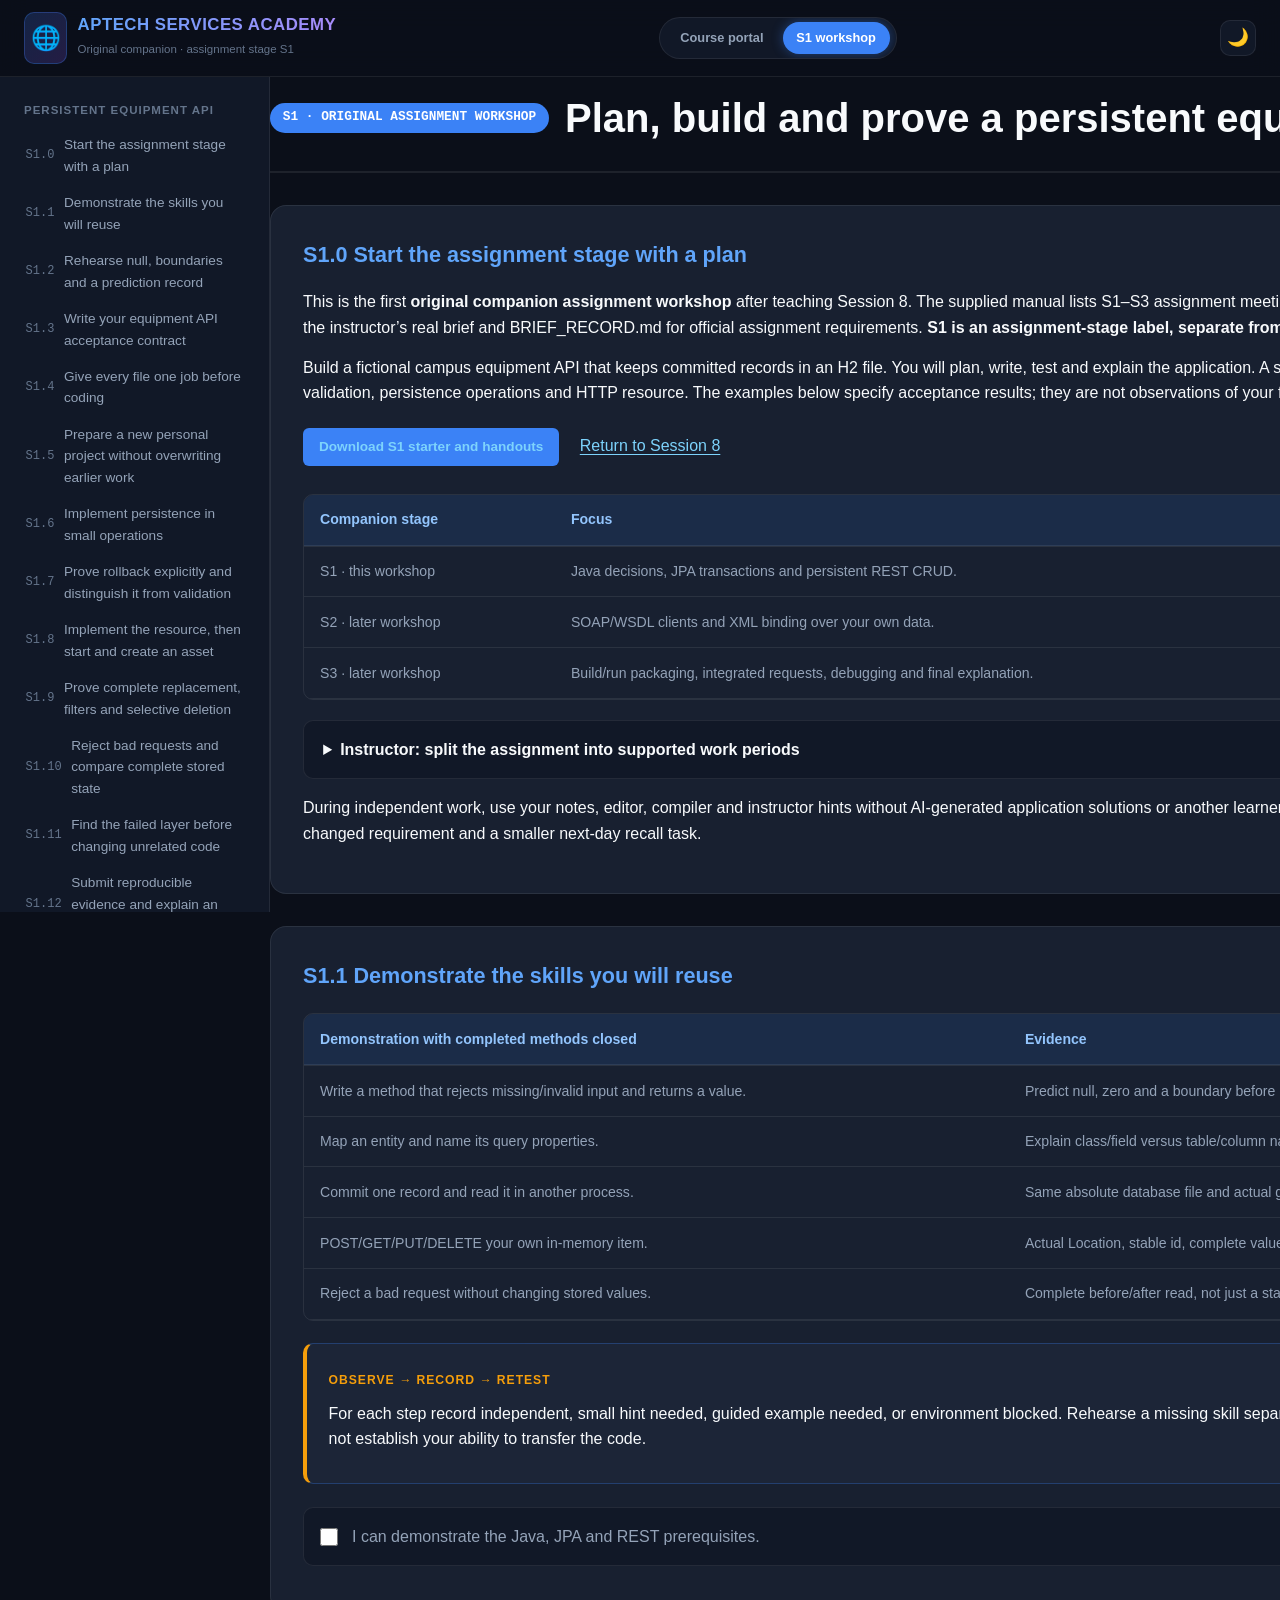
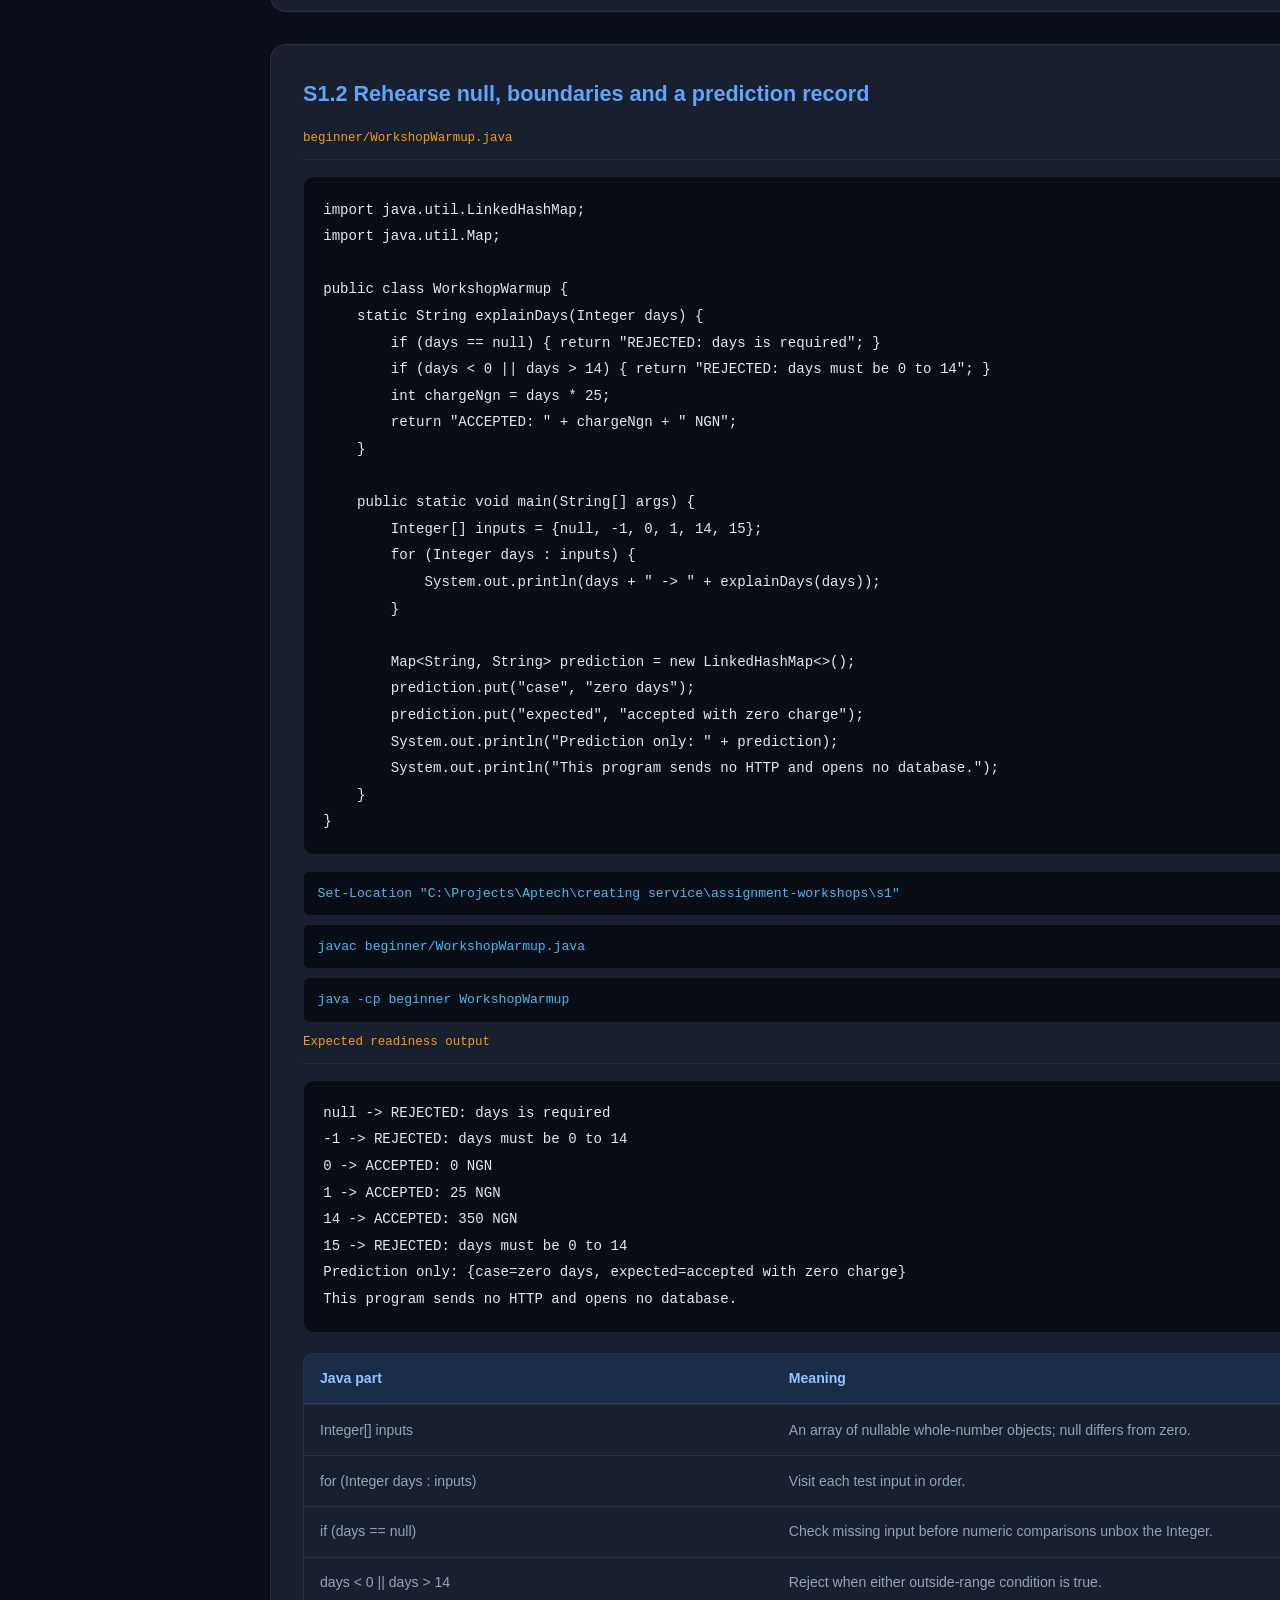
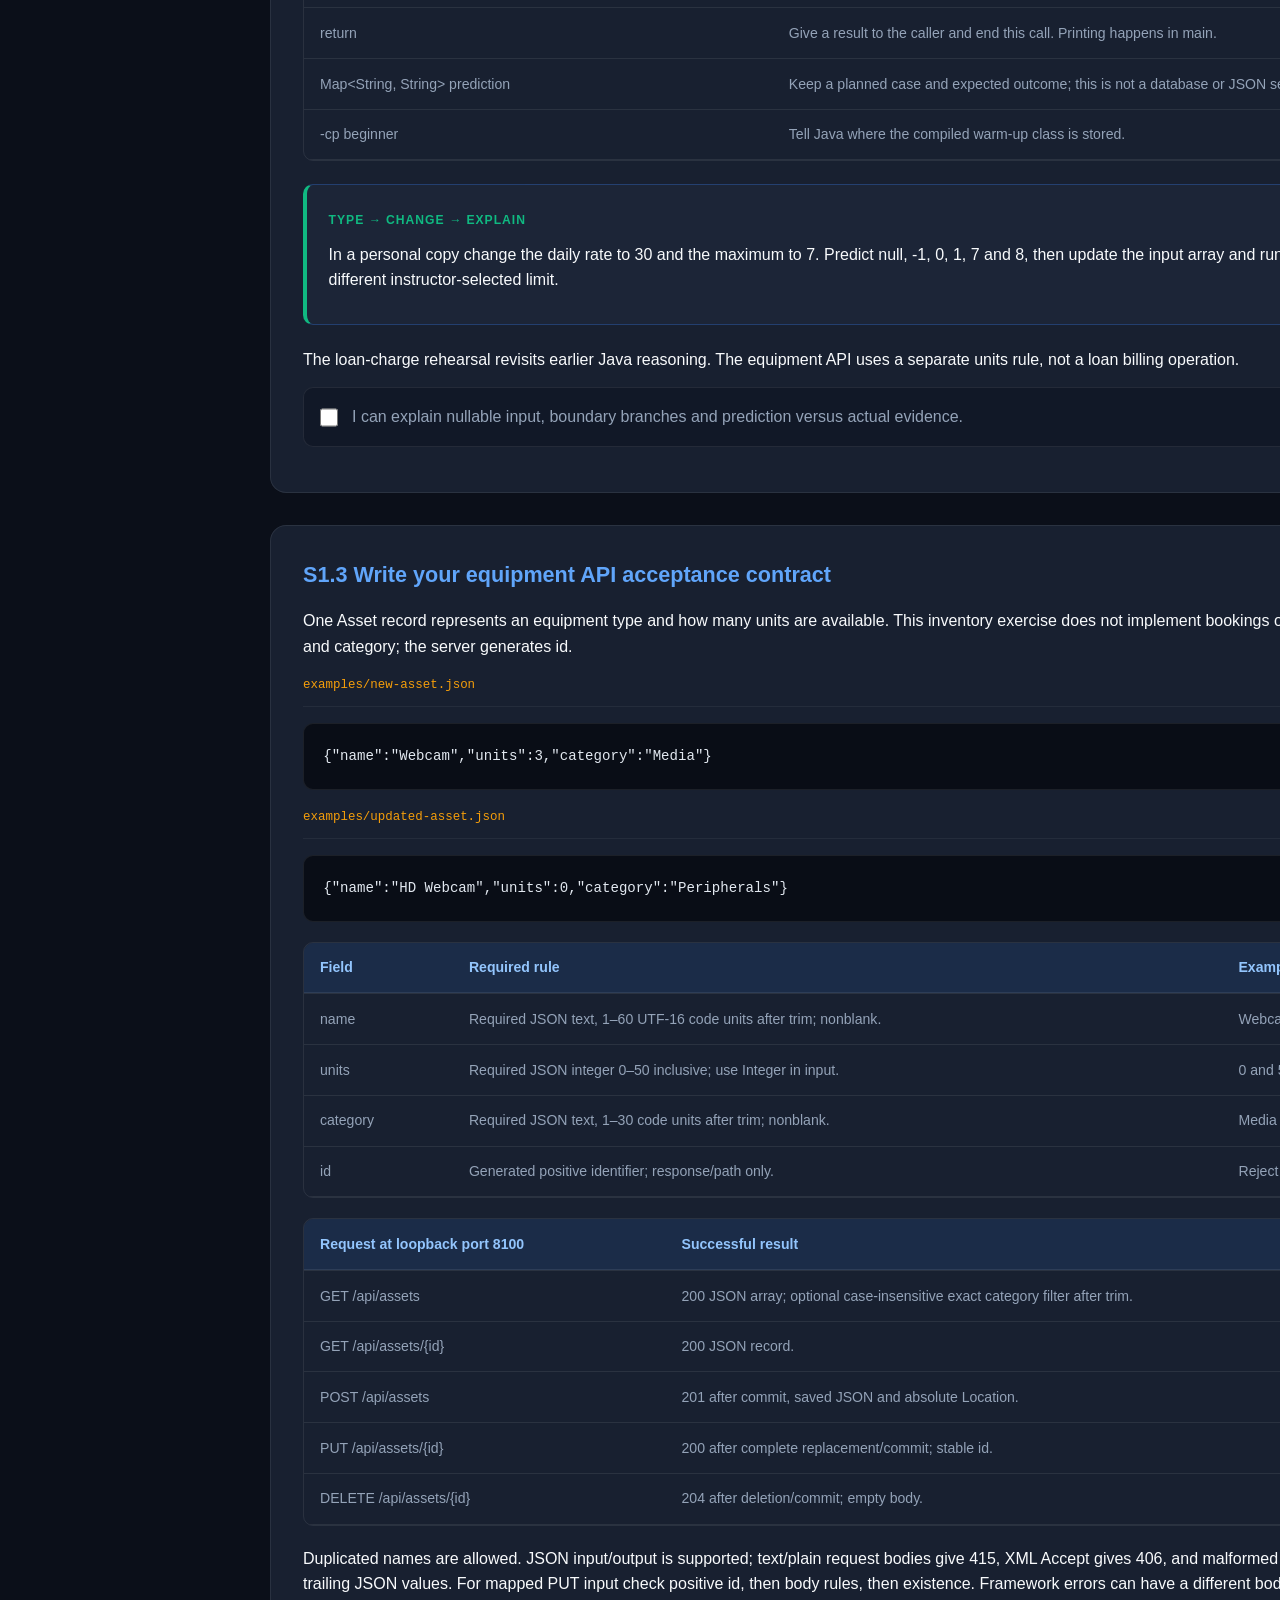
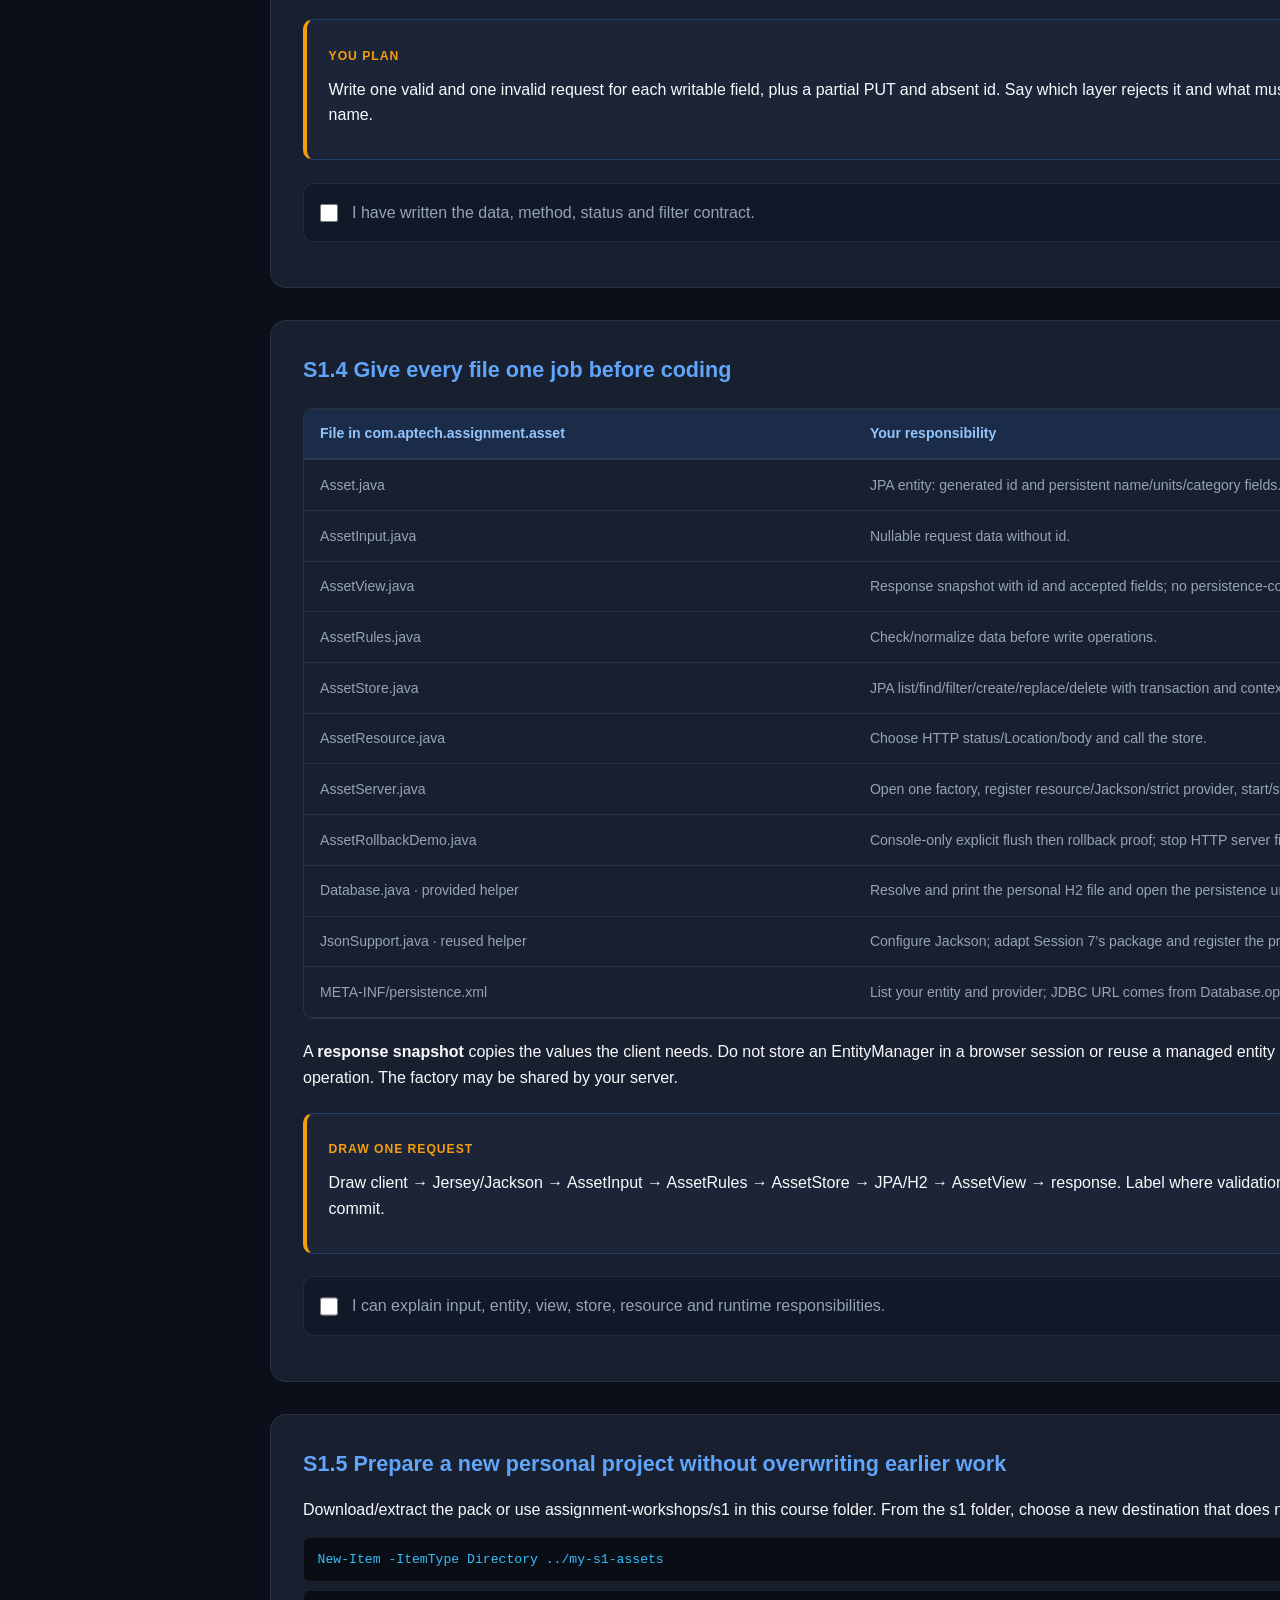
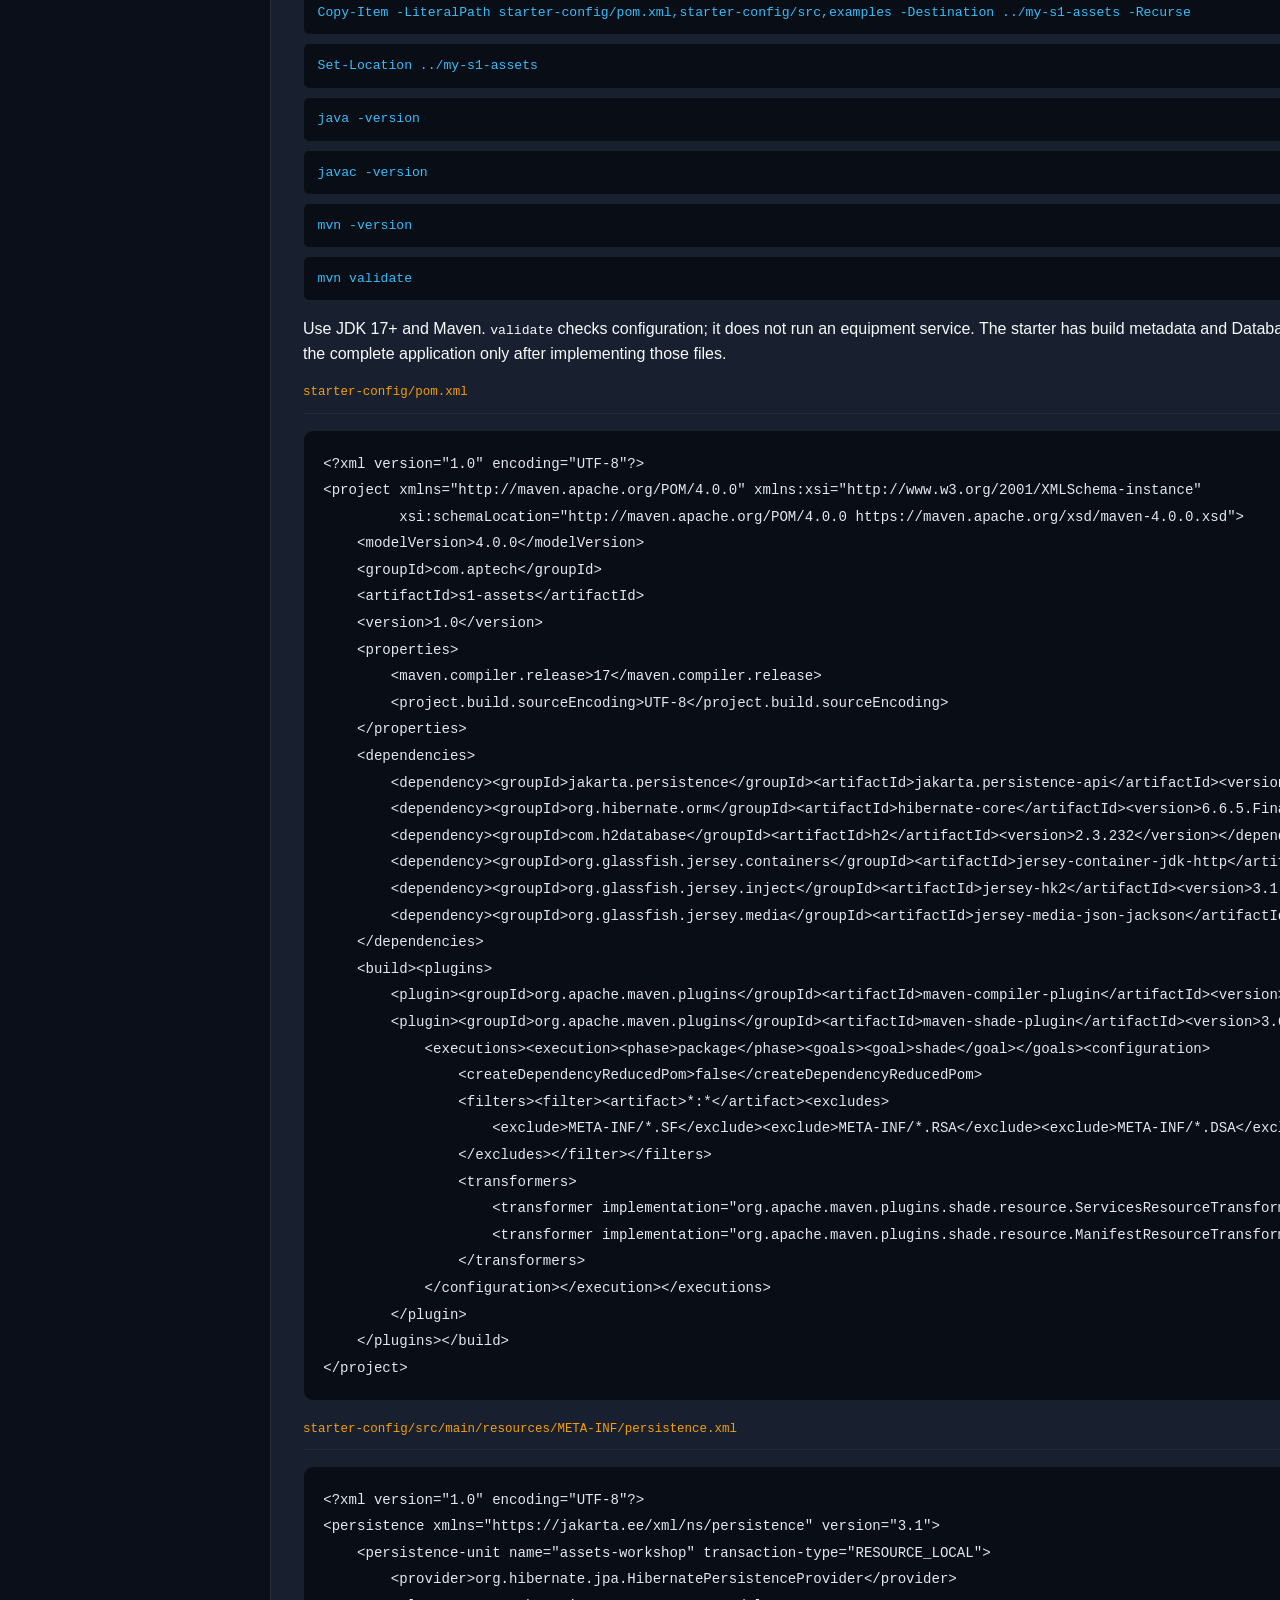
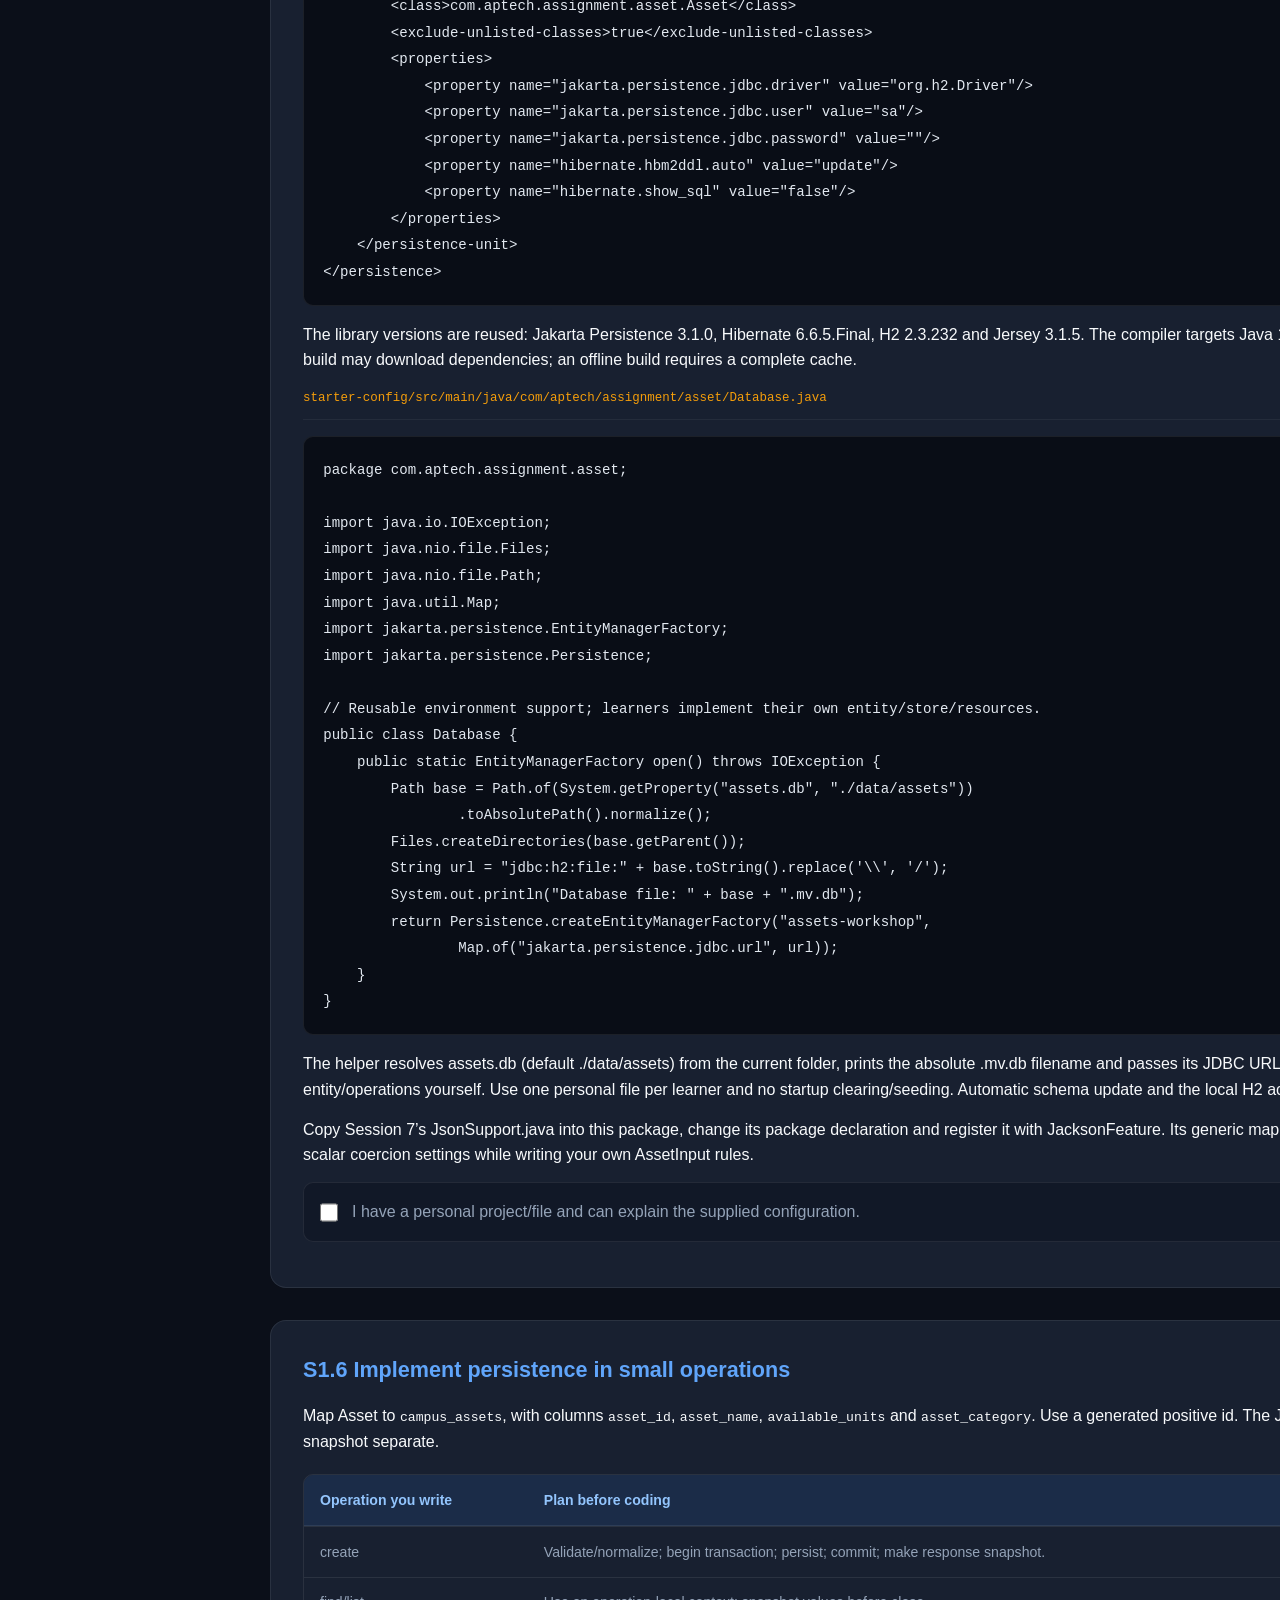
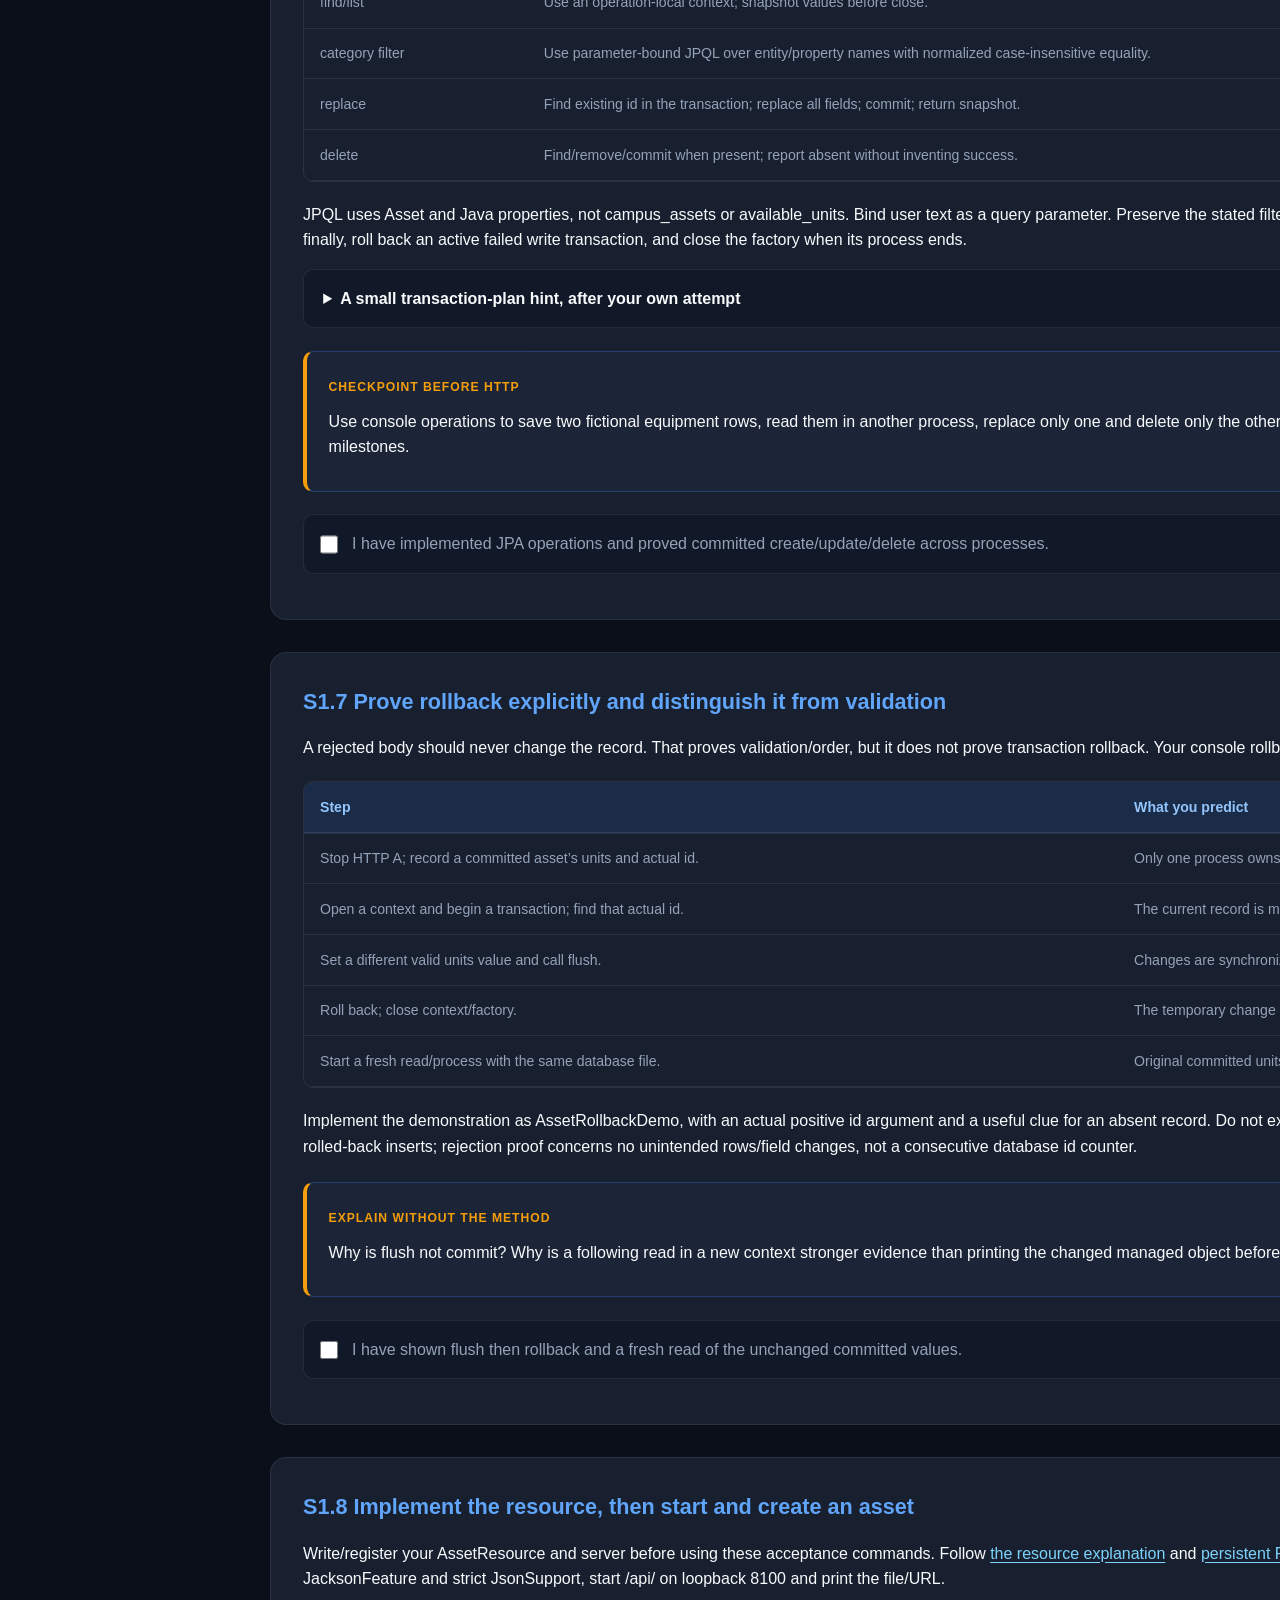
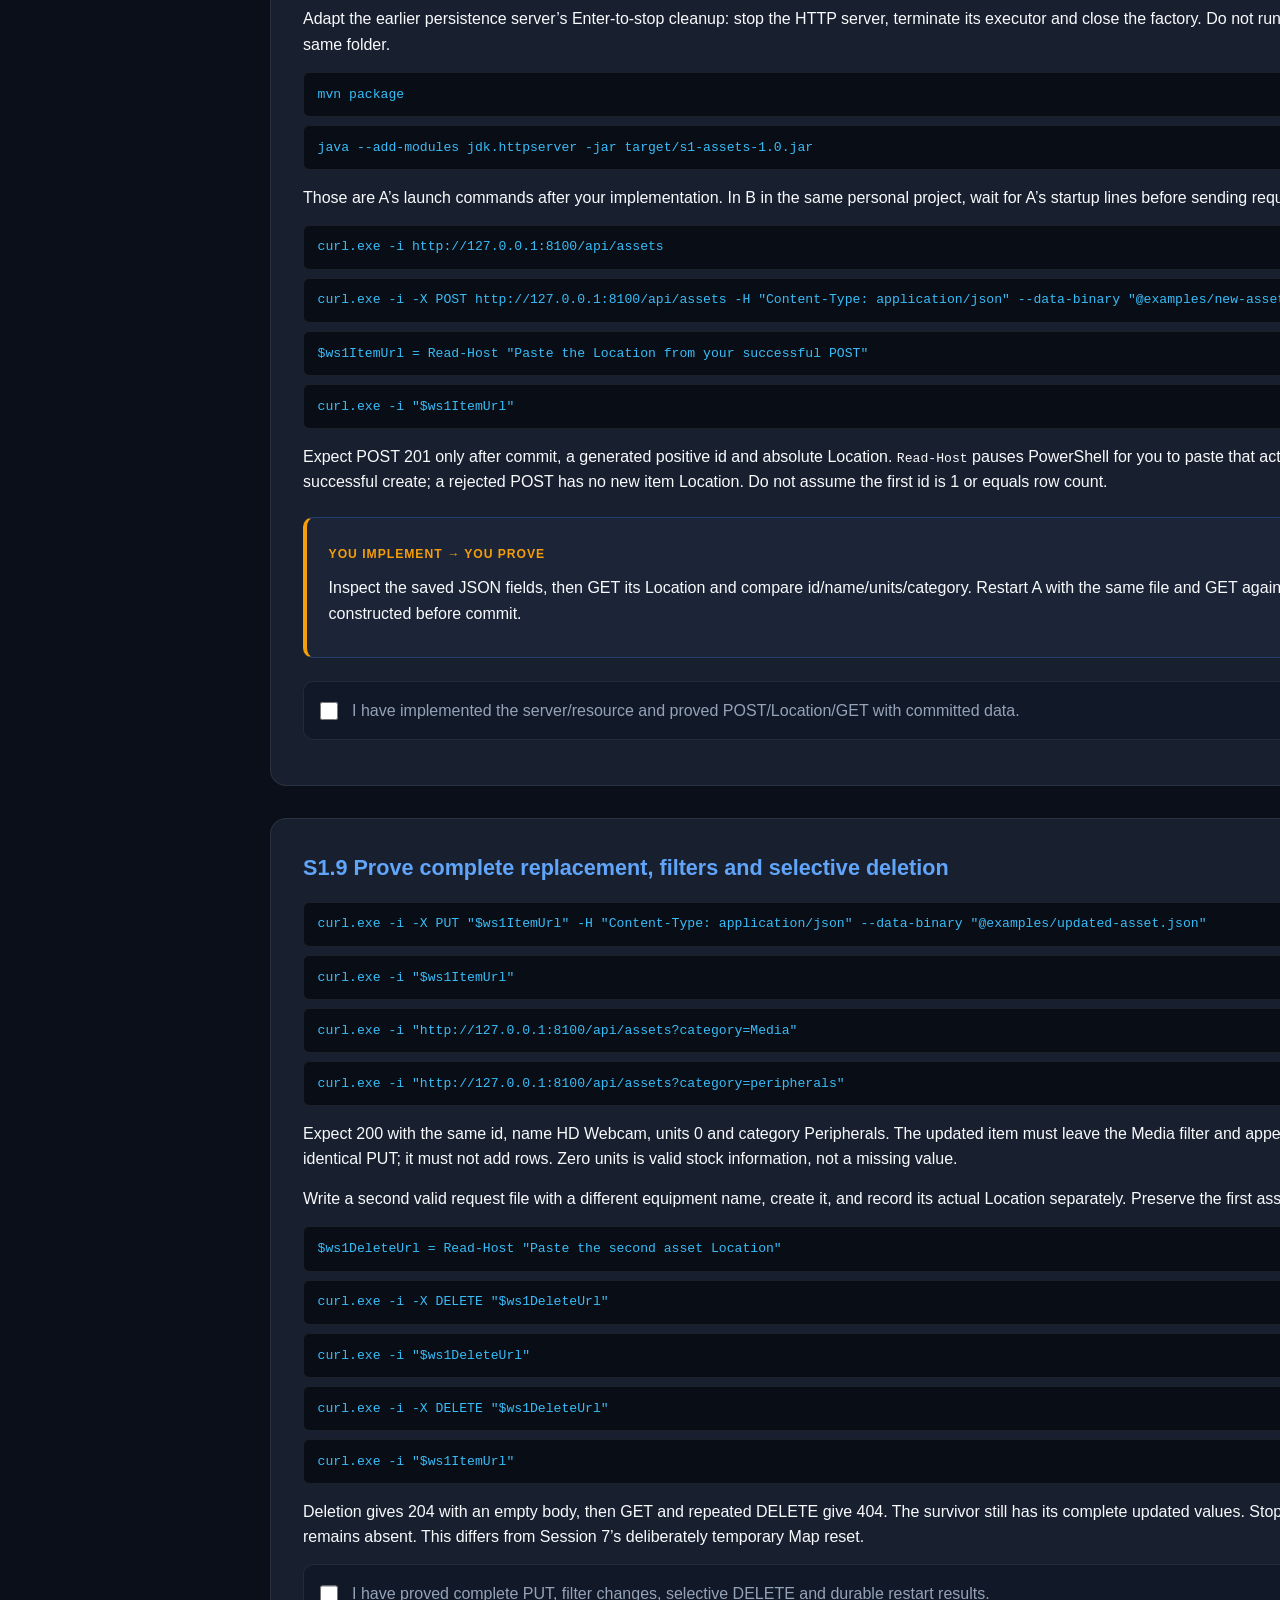
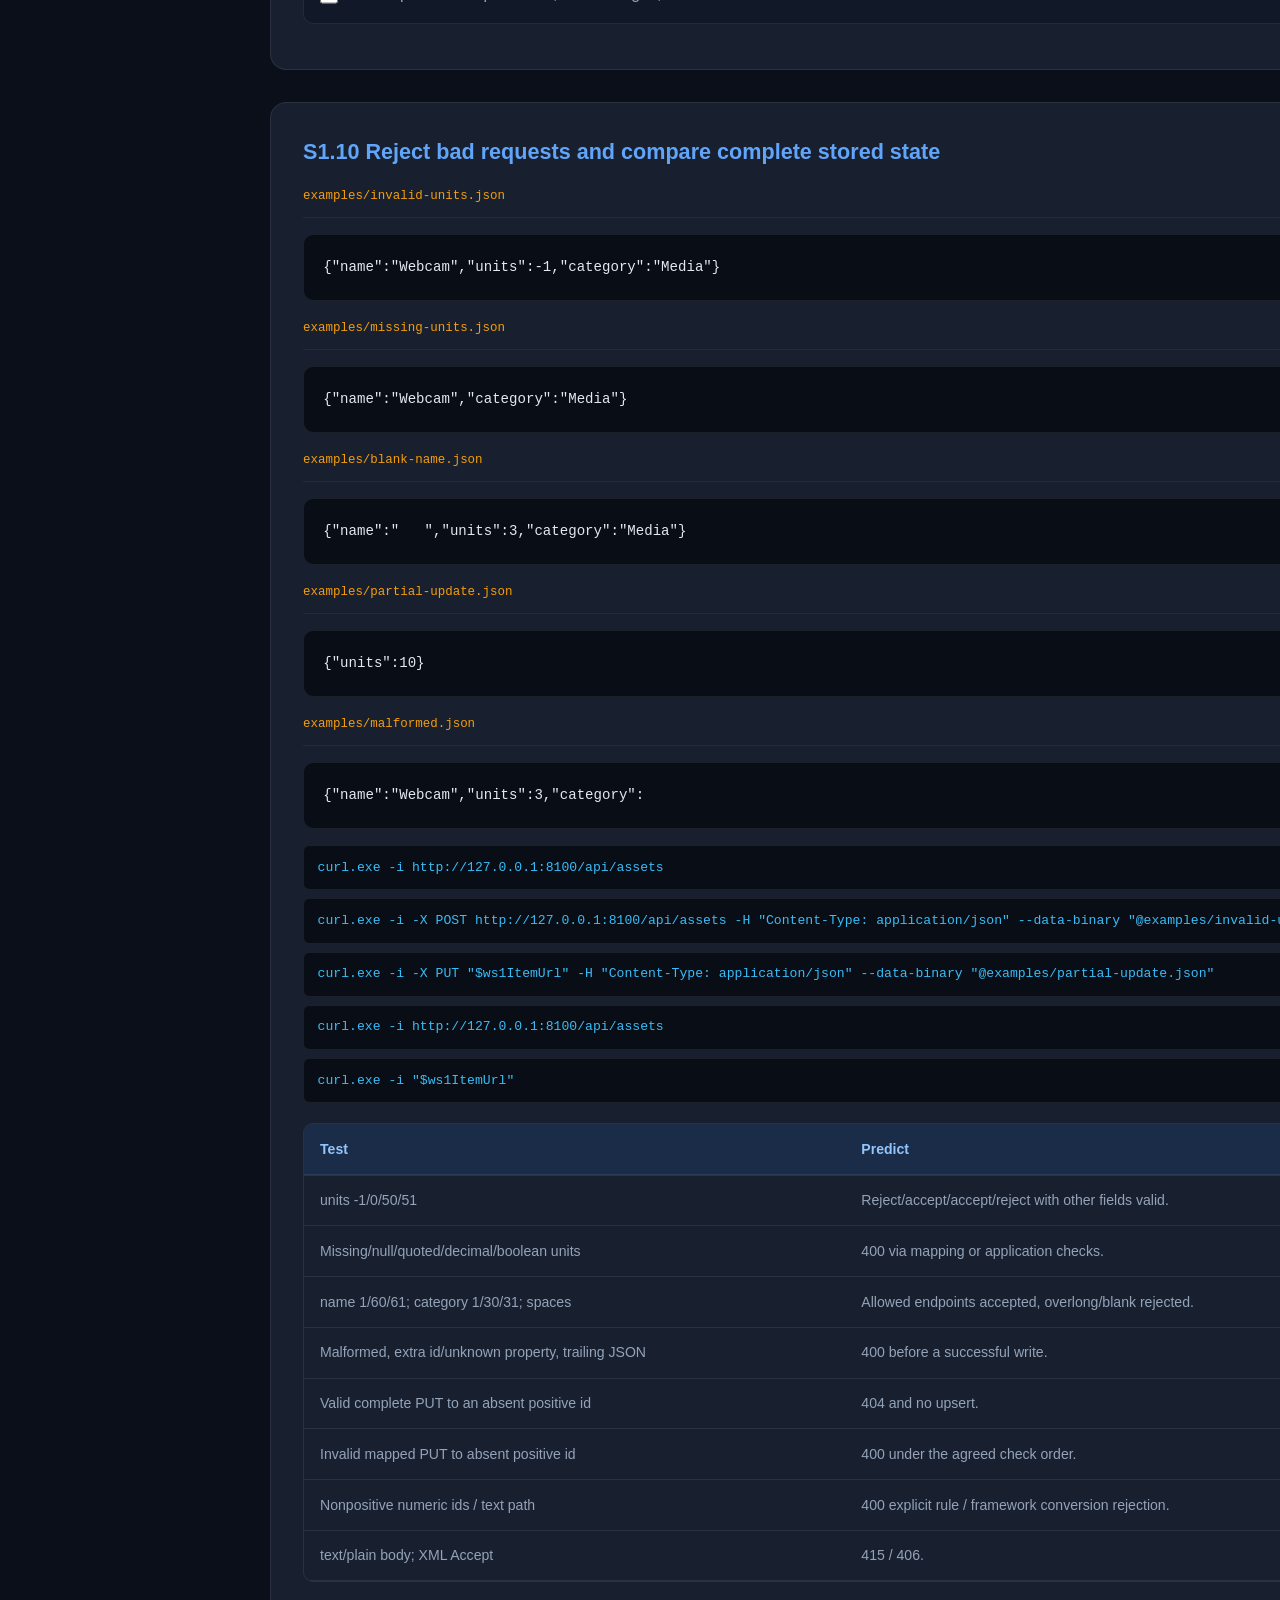
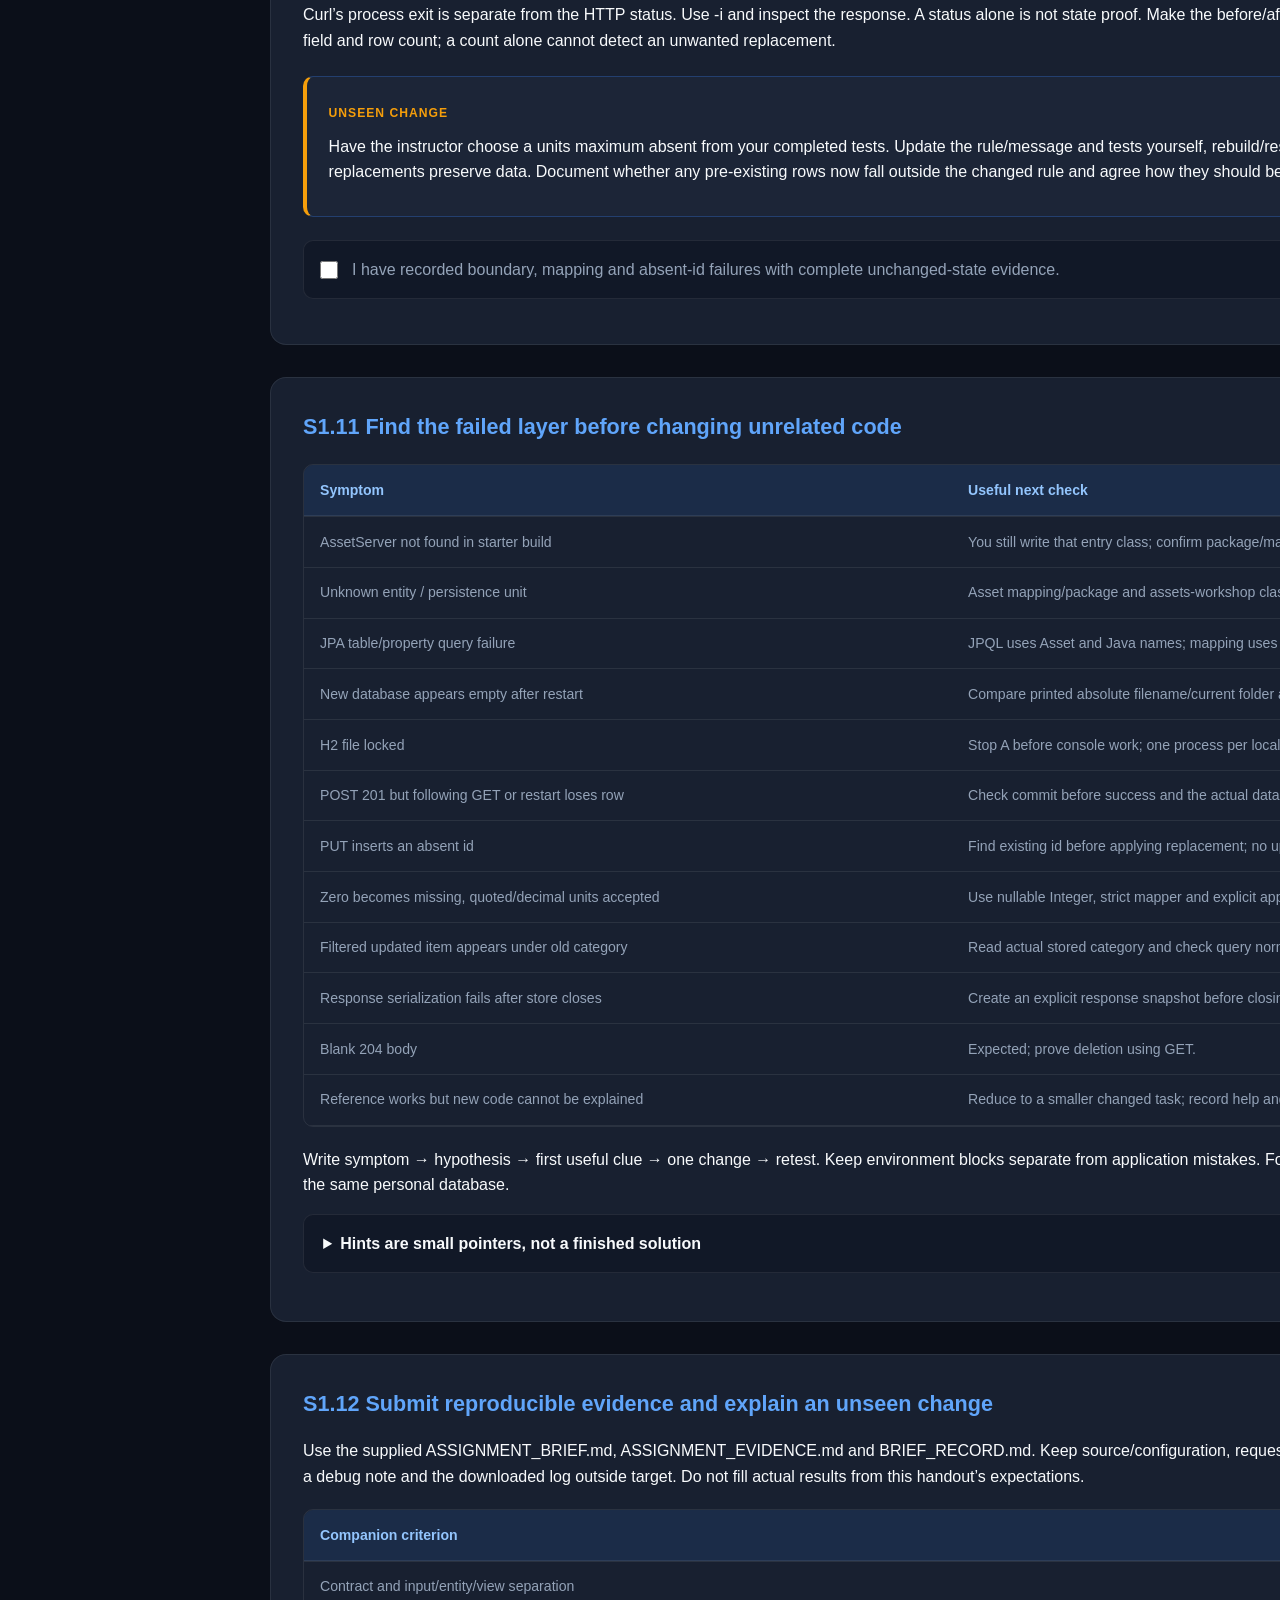
<file: website/assignment-s1.html>
<!DOCTYPE html><html lang="en"><head><meta charset="UTF-8"><meta name="viewport" content="width=device-width,initial-scale=1"><title>Aptech · S1 assignment workshop: persistent equipment API</title><meta name="description" content="Original beginner companion assignment after Session 8: plan and build a persistent equipment REST API with JPA, transaction proof and independent assessment."><link rel="stylesheet" href="css/style.css"><link rel="stylesheet" href="css/session1.css"><link rel="stylesheet" href="css/assignment-s1.css"></head><body class="theme-dark"><header class="top-header" id="topHeader"><div class="header-left"><button class="btn-menu-toggle" id="menuToggle" aria-label="Toggle Navigation Menu">☰</button><div class="logo-badge"><span class="logo-icon">🌐</span><div class="logo-text"><span class="logo-title">APTECH SERVICES ACADEMY</span><span class="logo-subtitle">Original companion · assignment stage S1</span></div></div></div><div class="header-center"><div class="quick-nav-pills" id="quickNavPills"><a class="nav-pill workshop-portal" href="index.html#s8-roadmap">Course portal</a><button class="nav-pill active" data-target="assignment-s1">S1 workshop</button></div></div><div class="header-right"><button class="btn-theme-toggle" id="themeToggle" title="Toggle Light/Dark Mode">🌙</button></div></header><div class="sidebar-backdrop" id="sidebarBackdrop"></div><div class="app-layout"><aside class="sidebar" id="sidebar"><div class="sidebar-header-mobile"><span class="sidebar-mobile-title">S1 WORKSHOP</span><button id="closeSidebar" class="btn-close-sidebar" aria-label="Close Navigation Menu">✕</button></div><div class="sidebar-section"><h4 class="sidebar-heading">PERSISTENT EQUIPMENT API</h4><ul class="sidebar-menu"><li><a class="menu-item" href="#ws1-roadmap"><span class="menu-num">S1.0</span>Start the assignment stage with a plan</a></li><li><a class="menu-item" href="#ws1-readiness"><span class="menu-num">S1.1</span>Demonstrate the skills you will reuse</a></li><li><a class="menu-item" href="#ws1-java"><span class="menu-num">S1.2</span>Rehearse null, boundaries and a prediction record</a></li><li><a class="menu-item" href="#ws1-contract"><span class="menu-num">S1.3</span>Write your equipment API acceptance contract</a></li><li><a class="menu-item" href="#ws1-files"><span class="menu-num">S1.4</span>Give every file one job before coding</a></li><li><a class="menu-item" href="#ws1-setup"><span class="menu-num">S1.5</span>Prepare a new personal project without overwriting earlier work</a></li><li><a class="menu-item" href="#ws1-persistence"><span class="menu-num">S1.6</span>Implement persistence in small operations</a></li><li><a class="menu-item" href="#ws1-rollback"><span class="menu-num">S1.7</span>Prove rollback explicitly and distinguish it from validation</a></li><li><a class="menu-item" href="#ws1-http"><span class="menu-num">S1.8</span>Implement the resource, then start and create an asset</a></li><li><a class="menu-item" href="#ws1-mutations"><span class="menu-num">S1.9</span>Prove complete replacement, filters and selective deletion</a></li><li><a class="menu-item" href="#ws1-tests"><span class="menu-num">S1.10</span>Reject bad requests and compare complete stored state</a></li><li><a class="menu-item" href="#ws1-debug"><span class="menu-num">S1.11</span>Find the failed layer before changing unrelated code</a></li><li><a class="menu-item" href="#ws1-submission"><span class="menu-num">S1.12</span>Submit reproducible evidence and explain an unseen change</a></li><li><a class="menu-item" href="#ws1-exit"><span class="menu-num">S1.13</span>Use recall checks and save your workshop log</a></li></ul></div><div class="sidebar-section"><a class="menu-item" href="index.html#s8-roadmap">← Sessions 1–8 course portal</a></div></aside><main class="main-content" id="mainContent"><section class="content-block assignment-one" id="assignment-s1"><div class="session-divider"><span class="session-pill">S1 · ORIGINAL ASSIGNMENT WORKSHOP</span><h1>Plan, build and prove a persistent equipment API</h1></div><div class="sub-block" id="ws1-roadmap"><h3 class="sub-title">S1.0 Start the assignment stage with a plan</h3>
<p>This is the first <strong>original companion assignment workshop</strong> after teaching Session 8. The supplied manual lists S1–S3 assignment meetings but does not reproduce their briefs. Our workshops practise Creating Services for the Web; use the instructor’s real brief and BRIEF_RECORD.md for official assignment requirements. <strong>S1 is an assignment-stage label, separate from teaching Session 1.</strong></p>
<p>Build a fictional campus equipment API that keeps committed records in an H2 file. You will plan, write, test and explain the application. A small Java rehearsal and build/database helpers are supplied. Implement your own Asset model, validation, persistence operations and HTTP resource. The examples below specify acceptance results; they are not observations of your future service.</p>
<p><a class="btn-primary workshop-download" href="downloads/s1-workshop.zip" download>Download S1 starter and handouts</a> <a href="index.html#s8-roadmap">Return to Session 8</a></p>
<div class="table-responsive"><table class="styled-table"><thead><tr><th scope="col">Companion stage</th><th scope="col">Focus</th><th scope="col">What you carry forward</th></tr></thead><tbody><tr><td>S1 · this workshop</td><td>Java decisions, JPA transactions and persistent REST CRUD.</td><td>Own equipment model/API and reproducible evidence.</td></tr><tr><td>S2 · later workshop</td><td>SOAP/WSDL clients and XML binding over your own data.</td><td>Your tested S1 application and data contract.</td></tr><tr><td>S3 · later workshop</td><td>Build/run packaging, integrated requests, debugging and final explanation.</td><td>Your implementations, brief record and test log.</td></tr></tbody></table></div>
<details class="lesson-details"><summary>Instructor: split the assignment into supported work periods</summary><p>Use a first 90–120-minute meeting for readiness, contract planning, setup and the first model/store attempt. Continue with separate persistence, REST and testing periods. Full independent implementation is not expected in a single two-hour slot. Check one milestone before adding the next. Record setup difficulty separately from Java skill, and give small hints rather than the completed application.</p></details>
<p>During independent work, use your notes, editor, compiler and instructor hints without AI-generated application solutions or another learner’s finished code. Build/parser helpers may be reused with their origin stated. End with an unseen changed requirement and a smaller next-day recall task.</p></div>
<div class="sub-block" id="ws1-readiness"><h3 class="sub-title">S1.1 Demonstrate the skills you will reuse</h3>
<div class="table-responsive"><table class="styled-table"><thead><tr><th scope="col">Demonstration with completed methods closed</th><th scope="col">Evidence</th><th scope="col">Revisit if needed</th></tr></thead><tbody><tr><td>Write a method that rejects missing/invalid input and returns a value.</td><td>Predict null, zero and a boundary before running.</td><td><a href="index.html#s7-java">Session 7 Java</a></td></tr><tr><td>Map an entity and name its query properties.</td><td>Explain class/field versus table/column names.</td><td><a href="index.html#s1-database-lab">JPA lab</a></td></tr><tr><td>Commit one record and read it in another process.</td><td>Same absolute database file and actual generated id.</td><td><a href="index.html#s1-database-lab">Persistence and rollback</a></td></tr><tr><td>POST/GET/PUT/DELETE your own in-memory item.</td><td>Actual Location, stable id, complete values, 204 and following 404.</td><td><a href="index.html#s7-post">Session 7 writes</a></td></tr><tr><td>Reject a bad request without changing stored values.</td><td>Complete before/after read, not just a status.</td><td><a href="index.html#s7-tests">Rejection tests</a></td></tr></tbody></table></div>
<div class="practice-card independent"><span class="practice-label">OBSERVE → RECORD → RETEST</span><p>For each step record independent, small hint needed, guided example needed, or environment blocked. Rehearse a missing skill separately, then try changed values. A working reference build or checked browser milestone does not establish your ability to transfer the code.</p></div><div class="mastery-item"><input type="checkbox" id="ws1Check-readiness" data-ws1-check="readiness"><label for="ws1Check-readiness">I can demonstrate the Java, JPA and REST prerequisites.</label></div></div>
<div class="sub-block" id="ws1-java"><h3 class="sub-title">S1.2 Rehearse null, boundaries and a prediction record</h3>
<div class="code-box-header"><span class="file-name">beginner/WorkshopWarmup.java</span><button type="button" class="btn-copy" data-copy-target="ws1Code1">Copy code</button></div><pre class="lesson-code"><code id="ws1Code1" class="language-java">import java.util.LinkedHashMap;
import java.util.Map;

public class WorkshopWarmup {
    static String explainDays(Integer days) {
        if (days == null) { return &quot;REJECTED: days is required&quot;; }
        if (days &lt; 0 || days &gt; 14) { return &quot;REJECTED: days must be 0 to 14&quot;; }
        int chargeNgn = days * 25;
        return &quot;ACCEPTED: &quot; + chargeNgn + &quot; NGN&quot;;
    }

    public static void main(String[] args) {
        Integer[] inputs = {null, -1, 0, 1, 14, 15};
        for (Integer days : inputs) {
            System.out.println(days + &quot; -&gt; &quot; + explainDays(days));
        }

        Map&lt;String, String&gt; prediction = new LinkedHashMap&lt;&gt;();
        prediction.put(&quot;case&quot;, &quot;zero days&quot;);
        prediction.put(&quot;expected&quot;, &quot;accepted with zero charge&quot;);
        System.out.println(&quot;Prediction only: &quot; + prediction);
        System.out.println(&quot;This program sends no HTTP and opens no database.&quot;);
    }
}</code></pre>
<div class="code-terminal"><code>Set-Location &quot;C:\Projects\Aptech\creating service\assignment-workshops\s1&quot;</code><button type="button" class="btn-copy" data-copy="Set-Location &quot;C:\Projects\Aptech\creating service\assignment-workshops\s1&quot;">Copy command</button></div><div class="code-terminal"><code>javac beginner/WorkshopWarmup.java</code><button type="button" class="btn-copy" data-copy="javac beginner/WorkshopWarmup.java">Copy command</button></div><div class="code-terminal"><code>java -cp beginner WorkshopWarmup</code><button type="button" class="btn-copy" data-copy="java -cp beginner WorkshopWarmup">Copy command</button></div>
<div class="code-box-header"><span class="file-name">Expected readiness output</span><button type="button" class="btn-copy" data-copy-target="ws1Code2">Copy code</button></div><pre class="lesson-code"><code id="ws1Code2" class="language-text">null -&gt; REJECTED: days is required
-1 -&gt; REJECTED: days must be 0 to 14
0 -&gt; ACCEPTED: 0 NGN
1 -&gt; ACCEPTED: 25 NGN
14 -&gt; ACCEPTED: 350 NGN
15 -&gt; REJECTED: days must be 0 to 14
Prediction only: {case=zero days, expected=accepted with zero charge}
This program sends no HTTP and opens no database.</code></pre>
<div class="table-responsive"><table class="styled-table"><thead><tr><th scope="col">Java part</th><th scope="col">Meaning</th></tr></thead><tbody><tr><td>Integer[] inputs</td><td>An array of nullable whole-number objects; null differs from zero.</td></tr><tr><td>for (Integer days : inputs)</td><td>Visit each test input in order.</td></tr><tr><td>if (days == null)</td><td>Check missing input before numeric comparisons unbox the Integer.</td></tr><tr><td>days &lt; 0 || days &gt; 14</td><td>Reject when either outside-range condition is true.</td></tr><tr><td>return</td><td>Give a result to the caller and end this call. Printing happens in main.</td></tr><tr><td>Map&lt;String, String&gt; prediction</td><td>Keep a planned case and expected outcome; this is not a database or JSON serializer.</td></tr><tr><td>-cp beginner</td><td>Tell Java where the compiled warm-up class is stored.</td></tr></tbody></table></div>
<div class="practice-card"><span class="practice-label">TYPE → CHANGE → EXPLAIN</span><p>In a personal copy change the daily rate to 30 and the maximum to 7. Predict null, -1, 0, 1, 7 and 8, then update the input array and run. Explain why the null check stays first. Close the file and write a smaller decision method with a different instructor-selected limit.</p></div>
<p>The loan-charge rehearsal revisits earlier Java reasoning. The equipment API uses a separate units rule, not a loan billing operation.</p><div class="mastery-item"><input type="checkbox" id="ws1Check-java" data-ws1-check="java"><label for="ws1Check-java">I can explain nullable input, boundary branches and prediction versus actual evidence.</label></div></div>
<div class="sub-block" id="ws1-contract"><h3 class="sub-title">S1.3 Write your equipment API acceptance contract</h3>
<p>One Asset record represents an equipment type and how many units are available. This inventory exercise does not implement bookings or checkout workflows. Store <strong>id, name, units, category</strong>. The input contains exactly name, units and category; the server generates id.</p>
<div class="code-box-header"><span class="file-name">examples/new-asset.json</span><button type="button" class="btn-copy" data-copy-target="ws1Code3">Copy code</button></div><pre class="lesson-code"><code id="ws1Code3" class="language-json">{&quot;name&quot;:&quot;Webcam&quot;,&quot;units&quot;:3,&quot;category&quot;:&quot;Media&quot;}</code></pre><div class="code-box-header"><span class="file-name">examples/updated-asset.json</span><button type="button" class="btn-copy" data-copy-target="ws1Code4">Copy code</button></div><pre class="lesson-code"><code id="ws1Code4" class="language-json">{&quot;name&quot;:&quot;HD Webcam&quot;,&quot;units&quot;:0,&quot;category&quot;:&quot;Peripherals&quot;}</code></pre>
<div class="table-responsive"><table class="styled-table"><thead><tr><th scope="col">Field</th><th scope="col">Required rule</th><th scope="col">Examples</th></tr></thead><tbody><tr><td>name</td><td>Required JSON text, 1–60 UTF-16 code units after trim; nonblank.</td><td>Webcam valid; spaces or 61 ordinary letters invalid.</td></tr><tr><td>units</td><td>Required JSON integer 0–50 inclusive; use Integer in input.</td><td>0 and 50 valid; missing/null/-1/51/decimal/quoted/boolean invalid.</td></tr><tr><td>category</td><td>Required JSON text, 1–30 code units after trim; nonblank.</td><td>Media valid; missing, spaces or 31 ordinary letters invalid.</td></tr><tr><td>id</td><td>Generated positive identifier; response/path only.</td><td>Reject a client id property; do not use row count as an id.</td></tr></tbody></table></div>
<div class="table-responsive"><table class="styled-table"><thead><tr><th scope="col">Request at loopback port 8100</th><th scope="col">Successful result</th><th scope="col">Rejection/empty result</th></tr></thead><tbody><tr><td>GET /api/assets</td><td>200 JSON array; optional case-insensitive exact category filter after trim.</td><td>Empty search gives []; missing/blank category gives all.</td></tr><tr><td>GET /api/assets/{id}</td><td>200 JSON record.</td><td>Absent positive id 404; nonpositive numeric id 400.</td></tr><tr><td>POST /api/assets</td><td>201 after commit, saved JSON and absolute Location.</td><td>Bad mapped input 400; no new row.</td></tr><tr><td>PUT /api/assets/{id}</td><td>200 after complete replacement/commit; stable id.</td><td>Valid absent id 404, no upsert; incomplete input 400.</td></tr><tr><td>DELETE /api/assets/{id}</td><td>204 after deletion/commit; empty body.</td><td>Absent 404; nonpositive numeric id 400.</td></tr></tbody></table></div>
<p>Duplicated names are allowed. JSON input/output is supported; text/plain request bodies give 415, XML Accept gives 406, and malformed JSON gives 400. Reuse strict JsonSupport to reject unknown properties, wrong scalar types and trailing JSON values. For mapped PUT input check positive id, then body rules, then existence. Framework errors can have a different body shape from your JSON application errors.</p>
<div class="practice-card independent"><span class="practice-label">YOU PLAN</span><p>Write one valid and one invalid request for each writable field, plus a partial PUT and absent id. Say which layer rejects it and what must remain unchanged. Keep the model name Asset distinct from the actual campus_assets table name.</p></div><div class="mastery-item"><input type="checkbox" id="ws1Check-contract" data-ws1-check="contract"><label for="ws1Check-contract">I have written the data, method, status and filter contract.</label></div></div>
<div class="sub-block" id="ws1-files"><h3 class="sub-title">S1.4 Give every file one job before coding</h3>
<div class="table-responsive"><table class="styled-table"><thead><tr><th scope="col">File in com.aptech.assignment.asset</th><th scope="col">Your responsibility</th></tr></thead><tbody><tr><td>Asset.java</td><td>JPA entity: generated id and persistent name/units/category fields.</td></tr><tr><td>AssetInput.java</td><td>Nullable request data without id.</td></tr><tr><td>AssetView.java</td><td>Response snapshot with id and accepted fields; no persistence-context lifetime.</td></tr><tr><td>AssetRules.java</td><td>Check/normalize data before write operations.</td></tr><tr><td>AssetStore.java</td><td>JPA list/find/filter/create/replace/delete with transaction and context cleanup.</td></tr><tr><td>AssetResource.java</td><td>Choose HTTP status/Location/body and call the store.</td></tr><tr><td>AssetServer.java</td><td>Open one factory, register resource/Jackson/strict provider, start/stop loopback server.</td></tr><tr><td>AssetRollbackDemo.java</td><td>Console-only explicit flush then rollback proof; stop HTTP server first.</td></tr><tr><td>Database.java · provided helper</td><td>Resolve and print the personal H2 file and open the persistence unit.</td></tr><tr><td>JsonSupport.java · reused helper</td><td>Configure Jackson; adapt Session 7’s package and register the provider.</td></tr><tr><td>META-INF/persistence.xml</td><td>List your entity and provider; JDBC URL comes from Database.open.</td></tr></tbody></table></div>
<p>A <strong>response snapshot</strong> copies the values the client needs. Do not store an EntityManager in a browser session or reuse a managed entity as shared request state. An EntityManager belongs to a unit of work and closes after the store operation. The factory may be shared by your server.</p>
<div class="practice-card independent"><span class="practice-label">DRAW ONE REQUEST</span><p>Draw client → Jersey/Jackson → AssetInput → AssetRules → AssetStore → JPA/H2 → AssetView → response. Label where validation, transaction, commit and serialization occur. Explain why HTTP 201 must follow a successful commit.</p></div><div class="mastery-item"><input type="checkbox" id="ws1Check-files" data-ws1-check="files"><label for="ws1Check-files">I can explain input, entity, view, store, resource and runtime responsibilities.</label></div></div>
<div class="sub-block" id="ws1-setup"><h3 class="sub-title">S1.5 Prepare a new personal project without overwriting earlier work</h3>
<p>Download/extract the pack or use assignment-workshops/s1 in this course folder. From the s1 folder, choose a new destination that does not exist. Use your actual extracted path if different.</p>
<div class="code-terminal"><code>New-Item -ItemType Directory ../my-s1-assets</code><button type="button" class="btn-copy" data-copy="New-Item -ItemType Directory ../my-s1-assets">Copy command</button></div><div class="code-terminal"><code>Copy-Item -LiteralPath starter-config/pom.xml,starter-config/src,examples -Destination ../my-s1-assets -Recurse</code><button type="button" class="btn-copy" data-copy="Copy-Item -LiteralPath starter-config/pom.xml,starter-config/src,examples -Destination ../my-s1-assets -Recurse">Copy command</button></div><div class="code-terminal"><code>Set-Location ../my-s1-assets</code><button type="button" class="btn-copy" data-copy="Set-Location ../my-s1-assets">Copy command</button></div><div class="code-terminal"><code>java -version</code><button type="button" class="btn-copy" data-copy="java -version">Copy command</button></div><div class="code-terminal"><code>javac -version</code><button type="button" class="btn-copy" data-copy="javac -version">Copy command</button></div><div class="code-terminal"><code>mvn -version</code><button type="button" class="btn-copy" data-copy="mvn -version">Copy command</button></div><div class="code-terminal"><code>mvn validate</code><button type="button" class="btn-copy" data-copy="mvn validate">Copy command</button></div>
<p>Use JDK 17+ and Maven. <code>validate</code> checks configuration; it does not run an equipment service. The starter has build metadata and Database support. It references the Asset entity and AssetServer entry class you still write. Build and run the complete application only after implementing those files.</p>
<div class="code-box-header"><span class="file-name">starter-config/pom.xml</span><button type="button" class="btn-copy" data-copy-target="ws1Code5">Copy code</button></div><pre class="lesson-code"><code id="ws1Code5" class="language-xml">&lt;?xml version=&quot;1.0&quot; encoding=&quot;UTF-8&quot;?&gt;
&lt;project xmlns=&quot;http://maven.apache.org/POM/4.0.0&quot; xmlns:xsi=&quot;http://www.w3.org/2001/XMLSchema-instance&quot;
         xsi:schemaLocation=&quot;http://maven.apache.org/POM/4.0.0 https://maven.apache.org/xsd/maven-4.0.0.xsd&quot;&gt;
    &lt;modelVersion&gt;4.0.0&lt;/modelVersion&gt;
    &lt;groupId&gt;com.aptech&lt;/groupId&gt;
    &lt;artifactId&gt;s1-assets&lt;/artifactId&gt;
    &lt;version&gt;1.0&lt;/version&gt;
    &lt;properties&gt;
        &lt;maven.compiler.release&gt;17&lt;/maven.compiler.release&gt;
        &lt;project.build.sourceEncoding&gt;UTF-8&lt;/project.build.sourceEncoding&gt;
    &lt;/properties&gt;
    &lt;dependencies&gt;
        &lt;dependency&gt;&lt;groupId&gt;jakarta.persistence&lt;/groupId&gt;&lt;artifactId&gt;jakarta.persistence-api&lt;/artifactId&gt;&lt;version&gt;3.1.0&lt;/version&gt;&lt;/dependency&gt;
        &lt;dependency&gt;&lt;groupId&gt;org.hibernate.orm&lt;/groupId&gt;&lt;artifactId&gt;hibernate-core&lt;/artifactId&gt;&lt;version&gt;6.6.5.Final&lt;/version&gt;&lt;/dependency&gt;
        &lt;dependency&gt;&lt;groupId&gt;com.h2database&lt;/groupId&gt;&lt;artifactId&gt;h2&lt;/artifactId&gt;&lt;version&gt;2.3.232&lt;/version&gt;&lt;/dependency&gt;
        &lt;dependency&gt;&lt;groupId&gt;org.glassfish.jersey.containers&lt;/groupId&gt;&lt;artifactId&gt;jersey-container-jdk-http&lt;/artifactId&gt;&lt;version&gt;3.1.5&lt;/version&gt;&lt;/dependency&gt;
        &lt;dependency&gt;&lt;groupId&gt;org.glassfish.jersey.inject&lt;/groupId&gt;&lt;artifactId&gt;jersey-hk2&lt;/artifactId&gt;&lt;version&gt;3.1.5&lt;/version&gt;&lt;/dependency&gt;
        &lt;dependency&gt;&lt;groupId&gt;org.glassfish.jersey.media&lt;/groupId&gt;&lt;artifactId&gt;jersey-media-json-jackson&lt;/artifactId&gt;&lt;version&gt;3.1.5&lt;/version&gt;&lt;/dependency&gt;
    &lt;/dependencies&gt;
    &lt;build&gt;&lt;plugins&gt;
        &lt;plugin&gt;&lt;groupId&gt;org.apache.maven.plugins&lt;/groupId&gt;&lt;artifactId&gt;maven-compiler-plugin&lt;/artifactId&gt;&lt;version&gt;3.13.0&lt;/version&gt;&lt;/plugin&gt;
        &lt;plugin&gt;&lt;groupId&gt;org.apache.maven.plugins&lt;/groupId&gt;&lt;artifactId&gt;maven-shade-plugin&lt;/artifactId&gt;&lt;version&gt;3.6.0&lt;/version&gt;
            &lt;executions&gt;&lt;execution&gt;&lt;phase&gt;package&lt;/phase&gt;&lt;goals&gt;&lt;goal&gt;shade&lt;/goal&gt;&lt;/goals&gt;&lt;configuration&gt;
                &lt;createDependencyReducedPom&gt;false&lt;/createDependencyReducedPom&gt;
                &lt;filters&gt;&lt;filter&gt;&lt;artifact&gt;*:*&lt;/artifact&gt;&lt;excludes&gt;
                    &lt;exclude&gt;META-INF/*.SF&lt;/exclude&gt;&lt;exclude&gt;META-INF/*.RSA&lt;/exclude&gt;&lt;exclude&gt;META-INF/*.DSA&lt;/exclude&gt;&lt;exclude&gt;module-info.class&lt;/exclude&gt;
                &lt;/excludes&gt;&lt;/filter&gt;&lt;/filters&gt;
                &lt;transformers&gt;
                    &lt;transformer implementation=&quot;org.apache.maven.plugins.shade.resource.ServicesResourceTransformer&quot;/&gt;
                    &lt;transformer implementation=&quot;org.apache.maven.plugins.shade.resource.ManifestResourceTransformer&quot;&gt;&lt;mainClass&gt;com.aptech.assignment.asset.AssetServer&lt;/mainClass&gt;&lt;/transformer&gt;
                &lt;/transformers&gt;
            &lt;/configuration&gt;&lt;/execution&gt;&lt;/executions&gt;
        &lt;/plugin&gt;
    &lt;/plugins&gt;&lt;/build&gt;
&lt;/project&gt;</code></pre><div class="code-box-header"><span class="file-name">starter-config/src/main/resources/META-INF/persistence.xml</span><button type="button" class="btn-copy" data-copy-target="ws1Code6">Copy code</button></div><pre class="lesson-code"><code id="ws1Code6" class="language-xml">&lt;?xml version=&quot;1.0&quot; encoding=&quot;UTF-8&quot;?&gt;
&lt;persistence xmlns=&quot;https://jakarta.ee/xml/ns/persistence&quot; version=&quot;3.1&quot;&gt;
    &lt;persistence-unit name=&quot;assets-workshop&quot; transaction-type=&quot;RESOURCE_LOCAL&quot;&gt;
        &lt;provider&gt;org.hibernate.jpa.HibernatePersistenceProvider&lt;/provider&gt;
        &lt;class&gt;com.aptech.assignment.asset.Asset&lt;/class&gt;
        &lt;exclude-unlisted-classes&gt;true&lt;/exclude-unlisted-classes&gt;
        &lt;properties&gt;
            &lt;property name=&quot;jakarta.persistence.jdbc.driver&quot; value=&quot;org.h2.Driver&quot;/&gt;
            &lt;property name=&quot;jakarta.persistence.jdbc.user&quot; value=&quot;sa&quot;/&gt;
            &lt;property name=&quot;jakarta.persistence.jdbc.password&quot; value=&quot;&quot;/&gt;
            &lt;property name=&quot;hibernate.hbm2ddl.auto&quot; value=&quot;update&quot;/&gt;
            &lt;property name=&quot;hibernate.show_sql&quot; value=&quot;false&quot;/&gt;
        &lt;/properties&gt;
    &lt;/persistence-unit&gt;
&lt;/persistence&gt;</code></pre>
<p>The library versions are reused: Jakarta Persistence 3.1.0, Hibernate 6.6.5.Final, H2 2.3.232 and Jersey 3.1.5. The compiler targets Java 17; the shade plugin packages runtime libraries and names your AssetServer in the manifest. First build may download dependencies; an offline build requires a complete cache.</p>
<div class="code-box-header"><span class="file-name">starter-config/src/main/java/com/aptech/assignment/asset/Database.java</span><button type="button" class="btn-copy" data-copy-target="ws1Code7">Copy code</button></div><pre class="lesson-code"><code id="ws1Code7" class="language-java">package com.aptech.assignment.asset;

import java.io.IOException;
import java.nio.file.Files;
import java.nio.file.Path;
import java.util.Map;
import jakarta.persistence.EntityManagerFactory;
import jakarta.persistence.Persistence;

// Reusable environment support; learners implement their own entity/store/resources.
public class Database {
    public static EntityManagerFactory open() throws IOException {
        Path base = Path.of(System.getProperty(&quot;assets.db&quot;, &quot;./data/assets&quot;))
                .toAbsolutePath().normalize();
        Files.createDirectories(base.getParent());
        String url = &quot;jdbc:h2:file:&quot; + base.toString().replace('\\', '/');
        System.out.println(&quot;Database file: &quot; + base + &quot;.mv.db&quot;);
        return Persistence.createEntityManagerFactory(&quot;assets-workshop&quot;,
                Map.of(&quot;jakarta.persistence.jdbc.url&quot;, url));
    }
}</code></pre>
<p>The helper resolves assets.db (default ./data/assets) from the current folder, prints the absolute .mv.db filename and passes its JDBC URL to persistence unit assets-workshop. H2 adds the extension. Reuse this helper; implement your entity/operations yourself. Use one personal file per learner and no startup clearing/seeding. Automatic schema update and the local H2 account are the same course-lab settings.</p>
<p>Copy Session 7’s JsonSupport.java into this package, change its package declaration and register it with JacksonFeature. Its generic mapper configuration does not contain product field names. Keep fail-on-unknown/trailing data and scalar coercion settings while writing your own AssetInput rules.</p><div class="mastery-item"><input type="checkbox" id="ws1Check-setup" data-ws1-check="setup"><label for="ws1Check-setup">I have a personal project/file and can explain the supplied configuration.</label></div></div>
<div class="sub-block" id="ws1-persistence"><h3 class="sub-title">S1.6 Implement persistence in small operations</h3>
<p>Map Asset to <code>campus_assets</code>, with columns <code>asset_id</code>, <code>asset_name</code>, <code>available_units</code> and <code>asset_category</code>. Use a generated positive id. The JPA entity needs its supported construction/mapping access pattern; keep input DTO and response snapshot separate.</p>
<div class="table-responsive"><table class="styled-table"><thead><tr><th scope="col">Operation you write</th><th scope="col">Plan before coding</th><th scope="col">Practical proof</th></tr></thead><tbody><tr><td>create</td><td>Validate/normalize; begin transaction; persist; commit; make response snapshot.</td><td>Saved actual id; a new process reads it.</td></tr><tr><td>find/list</td><td>Use an operation-local context; snapshot values before close.</td><td>Absent id handled without dereferencing null; empty list is valid.</td></tr><tr><td>category filter</td><td>Use parameter-bound JPQL over entity/property names with normalized case-insensitive equality.</td><td>Trim/case variations and empty matches work.</td></tr><tr><td>replace</td><td>Find existing id in the transaction; replace all fields; commit; return snapshot.</td><td>Same id/count; old/new category filters agree.</td></tr><tr><td>delete</td><td>Find/remove/commit when present; report absent without inventing success.</td><td>Target disappears; other records remain.</td></tr></tbody></table></div>
<p>JPQL uses Asset and Java properties, not campus_assets or available_units. Bind user text as a query parameter. Preserve the stated filter semantics rather than silently switching to substring matching. Close each EntityManager in finally, roll back an active failed write transaction, and close the factory when its process ends.</p>
<details class="lesson-details"><summary>A small transaction-plan hint, after your own attempt</summary><p>Write the steps in words before Java: open context → begin → find/persist/change/remove → commit → snapshot → close. In a failure path, if the transaction is still active, roll it back before closing. Adapt an earlier JPA pattern without pasting its Student/Book application methods as your final solution.</p></details>
<div class="practice-card independent"><span class="practice-label">CHECKPOINT BEFORE HTTP</span><p>Use console operations to save two fictional equipment rows, read them in another process, replace only one and delete only the other. Record the actual generated ids and absolute file. Keep the survivor for the HTTP and rollback milestones.</p></div><div class="mastery-item"><input type="checkbox" id="ws1Check-persistence" data-ws1-check="persistence"><label for="ws1Check-persistence">I have implemented JPA operations and proved committed create/update/delete across processes.</label></div></div>
<div class="sub-block" id="ws1-rollback"><h3 class="sub-title">S1.7 Prove rollback explicitly and distinguish it from validation</h3>
<p>A rejected body should never change the record. That proves validation/order, but it does not prove transaction rollback. Your console rollback demonstration deliberately changes a managed record and then cancels the transaction.</p>
<div class="table-responsive"><table class="styled-table"><thead><tr><th scope="col">Step</th><th scope="col">What you predict</th></tr></thead><tbody><tr><td>Stop HTTP A; record a committed asset’s units and actual id.</td><td>Only one process owns this H2 file.</td></tr><tr><td>Open a context and begin a transaction; find that actual id.</td><td>The current record is managed in this context.</td></tr><tr><td>Set a different valid units value and call flush.</td><td>Changes are synchronized within the transaction, not committed.</td></tr><tr><td>Roll back; close context/factory.</td><td>The temporary change is cancelled.</td></tr><tr><td>Start a fresh read/process with the same database file.</td><td>Original committed units remain.</td></tr></tbody></table></div>
<p>Implement the demonstration as AssetRollbackDemo, with an actual positive id argument and a useful clue for an absent record. Do not expose a public rollback/debug endpoint. Generated database identity values can have gaps after rolled-back inserts; rejection proof concerns no unintended rows/field changes, not a consecutive database id counter.</p>
<div class="practice-card independent"><span class="practice-label">EXPLAIN WITHOUT THE METHOD</span><p>Why is flush not commit? Why is a following read in a new context stronger evidence than printing the changed managed object before rollback? Why must the server be stopped for this console file-database exercise?</p></div><div class="mastery-item"><input type="checkbox" id="ws1Check-rollback" data-ws1-check="rollback"><label for="ws1Check-rollback">I have shown flush then rollback and a fresh read of the unchanged committed values.</label></div></div>
<div class="sub-block" id="ws1-http"><h3 class="sub-title">S1.8 Implement the resource, then start and create an asset</h3>
<p>Write/register your AssetResource and server before using these acceptance commands. Follow <a href="index.html#s7-resource">the resource explanation</a> and <a href="index.html#s2-persistence">persistent REST setup</a> if needed. AssetServer must open one factory, inject its store into the resource, register JacksonFeature and strict JsonSupport, start /api/ on loopback 8100 and print the file/URL.</p>
<p>Adapt the earlier persistence server’s Enter-to-stop cleanup: stop the HTTP server, terminate its executor and close the factory. Do not run the console against the open file. After source changes save, stop A, rebuild and restart in the same folder.</p>
<div class="code-terminal"><code>mvn package</code><button type="button" class="btn-copy" data-copy="mvn package">Copy command</button></div><div class="code-terminal"><code>java --add-modules jdk.httpserver -jar target/s1-assets-1.0.jar</code><button type="button" class="btn-copy" data-copy="java --add-modules jdk.httpserver -jar target/s1-assets-1.0.jar">Copy command</button></div>
<p>Those are A’s launch commands after your implementation. In B in the same personal project, wait for A’s startup lines before sending requests:</p>
<div class="code-terminal"><code>curl.exe -i http://127.0.0.1:8100/api/assets</code><button type="button" class="btn-copy" data-copy="curl.exe -i http://127.0.0.1:8100/api/assets">Copy command</button></div><div class="code-terminal"><code>curl.exe -i -X POST http://127.0.0.1:8100/api/assets -H &quot;Content-Type: application/json&quot; --data-binary &quot;@examples/new-asset.json&quot;</code><button type="button" class="btn-copy" data-copy="curl.exe -i -X POST http://127.0.0.1:8100/api/assets -H &quot;Content-Type: application/json&quot; --data-binary &quot;@examples/new-asset.json&quot;">Copy command</button></div><div class="code-terminal"><code>$ws1ItemUrl = Read-Host &quot;Paste the Location from your successful POST&quot;</code><button type="button" class="btn-copy" data-copy="$ws1ItemUrl = Read-Host &quot;Paste the Location from your successful POST&quot;">Copy command</button></div><div class="code-terminal"><code>curl.exe -i &quot;$ws1ItemUrl&quot;</code><button type="button" class="btn-copy" data-copy="curl.exe -i &quot;$ws1ItemUrl&quot;">Copy command</button></div>
<p>Expect POST 201 only after commit, a generated positive id and absolute Location. <code>Read-Host</code> pauses PowerShell for you to paste that actual address, then keeps it in the task-specific variable ws1ItemUrl. Follow only the Location of a successful create; a rejected POST has no new item Location. Do not assume the first id is 1 or equals row count.</p>
<div class="practice-card independent"><span class="practice-label">YOU IMPLEMENT → YOU PROVE</span><p>Inspect the saved JSON fields, then GET its Location and compare id/name/units/category. Restart A with the same file and GET again. HTTP success should correspond to committed data, not merely a response object constructed before commit.</p></div><div class="mastery-item"><input type="checkbox" id="ws1Check-http" data-ws1-check="http"><label for="ws1Check-http">I have implemented the server/resource and proved POST/Location/GET with committed data.</label></div></div>
<div class="sub-block" id="ws1-mutations"><h3 class="sub-title">S1.9 Prove complete replacement, filters and selective deletion</h3>
<div class="code-terminal"><code>curl.exe -i -X PUT &quot;$ws1ItemUrl&quot; -H &quot;Content-Type: application/json&quot; --data-binary &quot;@examples/updated-asset.json&quot;</code><button type="button" class="btn-copy" data-copy="curl.exe -i -X PUT &quot;$ws1ItemUrl&quot; -H &quot;Content-Type: application/json&quot; --data-binary &quot;@examples/updated-asset.json&quot;">Copy command</button></div><div class="code-terminal"><code>curl.exe -i &quot;$ws1ItemUrl&quot;</code><button type="button" class="btn-copy" data-copy="curl.exe -i &quot;$ws1ItemUrl&quot;">Copy command</button></div><div class="code-terminal"><code>curl.exe -i &quot;http://127.0.0.1:8100/api/assets?category=Media&quot;</code><button type="button" class="btn-copy" data-copy="curl.exe -i &quot;http://127.0.0.1:8100/api/assets?category=Media&quot;">Copy command</button></div><div class="code-terminal"><code>curl.exe -i &quot;http://127.0.0.1:8100/api/assets?category=peripherals&quot;</code><button type="button" class="btn-copy" data-copy="curl.exe -i &quot;http://127.0.0.1:8100/api/assets?category=peripherals&quot;">Copy command</button></div>
<p>Expect 200 with the same id, name HD Webcam, units 0 and category Peripherals. The updated item must leave the Media filter and appear in a case-insensitive Peripherals filter. Other matching records can still appear. Repeat the identical PUT; it must not add rows. Zero units is valid stock information, not a missing value.</p>
<p>Write a second valid request file with a different equipment name, create it, and record its actual Location separately. Preserve the first asset for restart proof. Use the second Location in a different variable:</p>
<div class="code-terminal"><code>$ws1DeleteUrl = Read-Host &quot;Paste the second asset Location&quot;</code><button type="button" class="btn-copy" data-copy="$ws1DeleteUrl = Read-Host &quot;Paste the second asset Location&quot;">Copy command</button></div><div class="code-terminal"><code>curl.exe -i -X DELETE &quot;$ws1DeleteUrl&quot;</code><button type="button" class="btn-copy" data-copy="curl.exe -i -X DELETE &quot;$ws1DeleteUrl&quot;">Copy command</button></div><div class="code-terminal"><code>curl.exe -i &quot;$ws1DeleteUrl&quot;</code><button type="button" class="btn-copy" data-copy="curl.exe -i &quot;$ws1DeleteUrl&quot;">Copy command</button></div><div class="code-terminal"><code>curl.exe -i -X DELETE &quot;$ws1DeleteUrl&quot;</code><button type="button" class="btn-copy" data-copy="curl.exe -i -X DELETE &quot;$ws1DeleteUrl&quot;">Copy command</button></div><div class="code-terminal"><code>curl.exe -i &quot;$ws1ItemUrl&quot;</code><button type="button" class="btn-copy" data-copy="curl.exe -i &quot;$ws1ItemUrl&quot;">Copy command</button></div>
<p>Deletion gives 204 with an empty body, then GET and repeated DELETE give 404. The survivor still has its complete updated values. Stop/restart A in the same folder/file and prove the update remains committed and the second item remains absent. This differs from Session 7’s deliberately temporary Map reset.</p><div class="mastery-item"><input type="checkbox" id="ws1Check-mutations" data-ws1-check="mutations"><label for="ws1Check-mutations">I have proved complete PUT, filter changes, selective DELETE and durable restart results.</label></div></div>
<div class="sub-block" id="ws1-tests"><h3 class="sub-title">S1.10 Reject bad requests and compare complete stored state</h3>
<div class="code-box-header"><span class="file-name">examples/invalid-units.json</span><button type="button" class="btn-copy" data-copy-target="ws1Code8">Copy code</button></div><pre class="lesson-code"><code id="ws1Code8" class="language-json">{&quot;name&quot;:&quot;Webcam&quot;,&quot;units&quot;:-1,&quot;category&quot;:&quot;Media&quot;}</code></pre><div class="code-box-header"><span class="file-name">examples/missing-units.json</span><button type="button" class="btn-copy" data-copy-target="ws1Code9">Copy code</button></div><pre class="lesson-code"><code id="ws1Code9" class="language-json">{&quot;name&quot;:&quot;Webcam&quot;,&quot;category&quot;:&quot;Media&quot;}</code></pre><div class="code-box-header"><span class="file-name">examples/blank-name.json</span><button type="button" class="btn-copy" data-copy-target="ws1Code10">Copy code</button></div><pre class="lesson-code"><code id="ws1Code10" class="language-json">{&quot;name&quot;:&quot;   &quot;,&quot;units&quot;:3,&quot;category&quot;:&quot;Media&quot;}</code></pre><div class="code-box-header"><span class="file-name">examples/partial-update.json</span><button type="button" class="btn-copy" data-copy-target="ws1Code11">Copy code</button></div><pre class="lesson-code"><code id="ws1Code11" class="language-json">{&quot;units&quot;:10}</code></pre><div class="code-box-header"><span class="file-name">examples/malformed.json</span><button type="button" class="btn-copy" data-copy-target="ws1Code12">Copy code</button></div><pre class="lesson-code"><code id="ws1Code12" class="language-json">{&quot;name&quot;:&quot;Webcam&quot;,&quot;units&quot;:3,&quot;category&quot;:</code></pre>
<div class="code-terminal"><code>curl.exe -i http://127.0.0.1:8100/api/assets</code><button type="button" class="btn-copy" data-copy="curl.exe -i http://127.0.0.1:8100/api/assets">Copy command</button></div><div class="code-terminal"><code>curl.exe -i -X POST http://127.0.0.1:8100/api/assets -H &quot;Content-Type: application/json&quot; --data-binary &quot;@examples/invalid-units.json&quot;</code><button type="button" class="btn-copy" data-copy="curl.exe -i -X POST http://127.0.0.1:8100/api/assets -H &quot;Content-Type: application/json&quot; --data-binary &quot;@examples/invalid-units.json&quot;">Copy command</button></div><div class="code-terminal"><code>curl.exe -i -X PUT &quot;$ws1ItemUrl&quot; -H &quot;Content-Type: application/json&quot; --data-binary &quot;@examples/partial-update.json&quot;</code><button type="button" class="btn-copy" data-copy="curl.exe -i -X PUT &quot;$ws1ItemUrl&quot; -H &quot;Content-Type: application/json&quot; --data-binary &quot;@examples/partial-update.json&quot;">Copy command</button></div><div class="code-terminal"><code>curl.exe -i http://127.0.0.1:8100/api/assets</code><button type="button" class="btn-copy" data-copy="curl.exe -i http://127.0.0.1:8100/api/assets">Copy command</button></div><div class="code-terminal"><code>curl.exe -i &quot;$ws1ItemUrl&quot;</code><button type="button" class="btn-copy" data-copy="curl.exe -i &quot;$ws1ItemUrl&quot;">Copy command</button></div>
<div class="table-responsive"><table class="styled-table"><thead><tr><th scope="col">Test</th><th scope="col">Predict</th><th scope="col">Compare afterward</th></tr></thead><tbody><tr><td>units -1/0/50/51</td><td>Reject/accept/accept/reject with other fields valid.</td><td>Full fields/count before and after every rejected write.</td></tr><tr><td>Missing/null/quoted/decimal/boolean units</td><td>400 via mapping or application checks.</td><td>No insertion or partial replacement.</td></tr><tr><td>name 1/60/61; category 1/30/31; spaces</td><td>Allowed endpoints accepted, overlong/blank rejected.</td><td>Trimmed response values and unchanged rejected state.</td></tr><tr><td>Malformed, extra id/unknown property, trailing JSON</td><td>400 before a successful write.</td><td>No unintended records or field changes.</td></tr><tr><td>Valid complete PUT to an absent positive id</td><td>404 and no upsert.</td><td>No new row.</td></tr><tr><td>Invalid mapped PUT to absent positive id</td><td>400 under the agreed check order.</td><td>No new row.</td></tr><tr><td>Nonpositive numeric ids / text path</td><td>400 explicit rule / framework conversion rejection.</td><td>No wrong update/delete.</td></tr><tr><td>text/plain body; XML Accept</td><td>415 / 406.</td><td>No stored changes; record actual framework clue.</td></tr></tbody></table></div>
<p>Curl’s process exit is separate from the HTTP status. Use -i and inspect the response. A status alone is not state proof. Make the before/after comparison in the same running process/file, then separately test restart. Record every relevant field and row count; a count alone cannot detect an unwanted replacement.</p>
<div class="practice-card independent"><span class="practice-label">UNSEEN CHANGE</span><p>Have the instructor choose a units maximum absent from your completed tests. Update the rule/message and tests yourself, rebuild/restart, then test one below, at and above the new maximum for POST and PUT. Prove rejected replacements preserve data. Document whether any pre-existing rows now fall outside the changed rule and agree how they should be handled.</p></div><div class="mastery-item"><input type="checkbox" id="ws1Check-tests" data-ws1-check="tests"><label for="ws1Check-tests">I have recorded boundary, mapping and absent-id failures with complete unchanged-state evidence.</label></div></div>
<div class="sub-block" id="ws1-debug"><h3 class="sub-title">S1.11 Find the failed layer before changing unrelated code</h3>
<div class="table-responsive"><table class="styled-table"><thead><tr><th scope="col">Symptom</th><th scope="col">Useful next check</th></tr></thead><tbody><tr><td>AssetServer not found in starter build</td><td>You still write that entry class; confirm package/mainClass and rebuild after implementing.</td></tr><tr><td>Unknown entity / persistence unit</td><td>Asset mapping/package and assets-workshop class entry must match.</td></tr><tr><td>JPA table/property query failure</td><td>JPQL uses Asset and Java names; mapping uses campus_assets/physical columns.</td></tr><tr><td>New database appears empty after restart</td><td>Compare printed absolute filename/current folder and assets.db property.</td></tr><tr><td>H2 file locked</td><td>Stop A before console work; one process per local file.</td></tr><tr><td>POST 201 but following GET or restart loses row</td><td>Check commit before success and the actual database file; inspect transaction failure.</td></tr><tr><td>PUT inserts an absent id</td><td>Find existing id before applying replacement; no upsert in this contract.</td></tr><tr><td>Zero becomes missing, quoted/decimal units accepted</td><td>Use nullable Integer, strict mapper and explicit application checks.</td></tr><tr><td>Filtered updated item appears under old category</td><td>Read actual stored category and check query normalization/membership.</td></tr><tr><td>Response serialization fails after store closes</td><td>Create an explicit response snapshot before closing the persistence context.</td></tr><tr><td>Blank 204 body</td><td>Expected; prove deletion using GET.</td></tr><tr><td>Reference works but new code cannot be explained</td><td>Reduce to a smaller changed task; record help and retest rather than a copied pass.</td></tr></tbody></table></div>
<p>Write symptom → hypothesis → first useful clue → one change → retest. Keep environment blocks separate from application mistakes. For source/build changes stop A safely, save/build/restart, then repeat a success and a failure with the same personal database.</p>
<details class="lesson-details"><summary>Hints are small pointers, not a finished solution</summary><p>If the contract is unclear, start at its acceptance table. If Java is unclear, return to a small method. If persistence is unclear, prove one console operation before HTTP. If routing is unclear, point to annotation/path/body/store/status separately. State the exact hint you used and repeat a different case without it.</p></details></div>
<div class="sub-block" id="ws1-submission"><h3 class="sub-title">S1.12 Submit reproducible evidence and explain an unseen change</h3>
<p>Use the supplied ASSIGNMENT_BRIEF.md, ASSIGNMENT_EVIDENCE.md and BRIEF_RECORD.md. Keep source/configuration, request files, exact build/run instructions, actual ids/Locations/database path, prediction/observed results, a debug note and the downloaded log outside target. Do not fill actual results from this handout’s expectations.</p>
<div class="table-responsive"><table class="styled-table"><thead><tr><th scope="col">Companion criterion</th><th scope="col">Marks</th></tr></thead><tbody><tr><td>Contract and input/entity/view separation</td><td>15</td></tr><tr><td>JPA mapping/query/transaction cleanup plus rollback/restart proof</td><td>25</td></tr><tr><td>GET/POST and 201/Location/following GET</td><td>15</td></tr><tr><td>Complete PUT/DELETE, stable ids and filter membership</td><td>15</td></tr><tr><td>Boundaries, strict parsing, unchanged-state and debug evidence</td><td>15</td></tr><tr><td>Own explanation, unseen change and next-day recall</td><td>15</td></tr><tr><td>Total</td><td>100</td></tr></tbody></table></div>
<p>The rubric assesses this original companion task. Record any separately supplied official requirements. In a live demonstration, explain one request without the completed resource open; make and test an instructor-chosen variation; then repeat a smaller changed task next day. Outcome: independent, small hint needed, guided example needed or environment blocked.</p>
<div class="practice-card independent"><span class="practice-label">HANDOVER TO S2</span><p>Keep your working S1 application and acceptance evidence. The later companion S2 stage will add SOAP/WSDL and XML-binding work over your own data contract. Retest S1 routes before adding another interface. The S2 and S3 full workshops are the next steps.</p></div><div class="mastery-item"><input type="checkbox" id="ws1Check-submission" data-ws1-check="submission"><label for="ws1Check-submission">I have assembled source/evidence and completed an observed unseen change and recall check.</label></div></div>
<div class="sub-block" id="ws1-exit"><h3 class="sub-title">S1.13 Use recall checks and save your workshop log</h3>
<div class="quiz-container" data-quiz="ws1-q1" data-explanation="The page is an assignment guide and sends no application requests."><p class="quiz-question"><strong>1. Does opening this workshop start an equipment API?</strong></p><div class="quiz-options"><button type="button" class="quiz-opt" data-correct="false">Yes; HTML creates the database automatically.</button><button type="button" class="quiz-opt" data-correct="true">No; I implement/build/start my own service.</button><button type="button" class="quiz-opt" data-correct="false">Yes; clicking a milestone sends POST.</button></div><p class="quiz-feedback" role="status" aria-live="polite"></p><button type="button" class="btn-outline quiz-retry">Try again</button></div><div class="quiz-container" data-quiz="ws1-q2" data-explanation="Zero is an allowed stock value; missing input must be rejected."><p class="quiz-question"><strong>2. Why use Integer for input units?</strong></p><div class="quiz-options"><button type="button" class="quiz-opt" data-correct="true">To distinguish missing/null from valid zero.</button><button type="button" class="quiz-opt" data-correct="false">To make all decimals valid.</button><button type="button" class="quiz-opt" data-correct="false">To choose the database id.</button></div><p class="quiz-feedback" role="status" aria-live="polite"></p><button type="button" class="btn-outline quiz-retry">Try again</button></div><div class="quiz-container" data-quiz="ws1-q3" data-explanation="A following GET and restart should agree with the accepted committed data."><p class="quiz-question"><strong>3. When should POST report 201?</strong></p><div class="quiz-options"><button type="button" class="quiz-opt" data-correct="false">Before saving anything.</button><button type="button" class="quiz-opt" data-correct="true">After successful persistence commit.</button><button type="button" class="quiz-opt" data-correct="false">As soon as an input object exists.</button></div><p class="quiz-feedback" role="status" aria-live="polite"></p><button type="button" class="btn-outline quiz-retry">Try again</button></div><div class="quiz-container" data-quiz="ws1-q4" data-explanation="Annotations map those properties to physical table and column names."><p class="quiz-question"><strong>4. Which names does JPQL use?</strong></p><div class="quiz-options"><button type="button" class="quiz-opt" data-correct="false">Only SQL column names.</button><button type="button" class="quiz-opt" data-correct="false">The file path of the database.</button><button type="button" class="quiz-opt" data-correct="true">Asset and its Java property names.</button></div><p class="quiz-feedback" role="status" aria-live="polite"></p><button type="button" class="btn-outline quiz-retry">Try again</button></div><div class="quiz-container" data-quiz="ws1-q5" data-explanation="Use a fresh read after rollback to check the committed state."><p class="quiz-question"><strong>5. Does flush prove commit?</strong></p><div class="quiz-options"><button type="button" class="quiz-opt" data-correct="true">No; an explicit rollback can still cancel the transaction.</button><button type="button" class="quiz-opt" data-correct="false">Yes; both words mean the same operation.</button><button type="button" class="quiz-opt" data-correct="false">Yes; every managed object is durable.</button></div><p class="quiz-feedback" role="status" aria-live="polite"></p><button type="button" class="btn-outline quiz-retry">Try again</button></div><div class="quiz-container" data-quiz="ws1-q6" data-explanation="The contract replaces an existing item and does not upsert."><p class="quiz-question"><strong>6. Valid PUT data targets an absent positive id. What happens?</strong></p><div class="quiz-options"><button type="button" class="quiz-opt" data-correct="false">201 with that client id.</button><button type="button" class="quiz-opt" data-correct="true">404 and no new row.</button><button type="button" class="quiz-opt" data-correct="false">Every row is deleted.</button></div><p class="quiz-feedback" role="status" aria-live="polite"></p><button type="button" class="btn-outline quiz-retry">Try again</button></div><div class="quiz-container" data-quiz="ws1-q7" data-explanation="Count alone cannot detect an unwanted field replacement."><p class="quiz-question"><strong>7. What proves a rejected PUT did no damage?</strong></p><div class="quiz-options"><button type="button" class="quiz-opt" data-correct="false">Compilation alone.</button><button type="button" class="quiz-opt" data-correct="false">Only a matching row count.</button><button type="button" class="quiz-opt" data-correct="true">Complete before/after fields and ids in the same database.</button></div><p class="quiz-feedback" role="status" aria-live="polite"></p><button type="button" class="btn-outline quiz-retry">Try again</button></div><div class="quiz-container" data-quiz="ws1-q8" data-explanation="Judge rejected state by records and values; do not impose the Map nextId rule."><p class="quiz-question"><strong>8. Why may database ids have gaps after a rollback?</strong></p><div class="quiz-options"><button type="button" class="quiz-opt" data-correct="true">Identity allocation can differ from transactionally stored rows.</button><button type="button" class="quiz-opt" data-correct="false">Every gap proves data loss.</button><button type="button" class="quiz-opt" data-correct="false">Ids must equal array positions.</button></div><p class="quiz-feedback" role="status" aria-live="polite"></p><button type="button" class="btn-outline quiz-retry">Try again</button></div>
<h4>Your learning log</h4><p id="ws1Progress" role="status" aria-live="polite"></p><div id="ws1ChecklistSummary"></div><label for="ws1Notes">Requirement → prediction → command/file → observed result → stored state → explanation → help → retest.</label><textarea id="ws1Notes" class="learning-notes" rows="9" placeholder="Record actual evidence and assistance. Keep expected and observed results separate."></textarea><div class="lesson-actions"><button type="button" class="btn-primary" id="ws1ExportNotes">Download workshop log</button></div><p id="ws1SaveStatus" role="status" aria-live="polite"></p>
<p>These milestones are self-reported, not automatic grades. Use actual source, requests, transactions and observed explanation for assessment. <a href="index.html#s8-roadmap">Return to Session 8</a> or revisit a prerequisite before the next companion workshop.</p></div></section><footer class="workshop-footer">Creating Services for the Web · Original companion workshop. Independent learner outcomes require observed evidence.</footer></main></div><script src="js/app.js"></script><script src="js/assignment-s1.js"></script></body></html>
</file>
<file: website/css/style.css>
/* ==========================================================================
   Aptech Web Services Academy - Stylesheet
   Fully Responsive Design System for Mobile, Tablet, Laptop & Desktop
   ========================================================================== */

:root {
    --bg-primary: #0b0f19;
    --bg-secondary: #111827;
    --bg-card: rgba(30, 41, 59, 0.7);
    --bg-card-hover: rgba(51, 65, 85, 0.8);
    --bg-terminal: #090d16;
    --border-color: rgba(255, 255, 255, 0.08);
    --border-accent: rgba(59, 130, 246, 0.3);

    --text-primary: #f8fafc;
    --text-secondary: #94a3b8;
    --text-muted: #64748b;

    --accent-blue: #3b82f6;
    --accent-cyan: #06b6d4;
    --accent-emerald: #10b981;
    --accent-purple: #8b5cf6;
    --accent-amber: #f59e0b;
    --accent-rose: #f43f5e;

    --font-heading: 'Outfit', sans-serif;
    --font-body: 'Plus Jakarta Sans', sans-serif;
    --font-code: 'Fira Code', monospace;

    --radius-sm: 6px;
    --radius-md: 10px;
    --radius-lg: 16px;
    --radius-xl: 24px;

    --shadow-subtle: 0 4px 20px rgba(0, 0, 0, 0.25);
    --shadow-glow: 0 0 30px rgba(59, 130, 246, 0.15);
}

/* Light Theme Variables */
body.theme-light {
    --bg-primary: #f1f5f9;
    --bg-secondary: #ffffff;
    --bg-card: rgba(255, 255, 255, 0.85);
    --bg-card-hover: rgba(248, 250, 252, 0.95);
    --bg-terminal: #1e293b;
    --border-color: rgba(0, 0, 0, 0.08);
    --border-accent: rgba(59, 130, 246, 0.3);

    --text-primary: #0f172a;
    --text-secondary: #475569;
    --text-muted: #64748b;
}

* {
    box-sizing: border-box;
    margin: 0;
    padding: 0;
}

html {
    scroll-behavior: smooth;
    font-size: 16px;
}

body {
    background-color: var(--bg-primary);
    color: var(--text-primary);
    font-family: var(--font-body);
    line-height: 1.6;
    overflow-x: hidden;
    width: 100%;
    min-height: 100vh;
    transition: background-color 0.3s ease, color 0.3s ease;
}

/* ==========================================================================
   TOP HEADER NAVIGATION
   ========================================================================== */
.top-header {
    position: sticky;
    top: 0;
    z-index: 100;
    display: flex;
    align-items: center;
    justify-content: space-between;
    padding: 0.75rem 1.5rem;
    background: rgba(11, 15, 25, 0.92);
    backdrop-filter: blur(14px);
    border-bottom: 1px solid var(--border-color);
    width: 100%;
    gap: 1rem;
}

body.theme-light .top-header {
    background: rgba(255, 255, 255, 0.94);
}

.header-left {
    display: flex;
    align-items: center;
    gap: 0.75rem;
    flex-shrink: 0;
}

/* Mobile Hamburger Menu Toggle Button */
.btn-menu-toggle {
    display: none;
    background: var(--bg-secondary);
    border: 1px solid var(--border-color);
    color: var(--text-primary);
    width: 38px;
    height: 38px;
    border-radius: var(--radius-sm);
    cursor: pointer;
    align-items: center;
    justify-content: center;
    font-size: 1.25rem;
    transition: all 0.2s ease;
    flex-shrink: 0;
}

.btn-menu-toggle:hover {
    background: rgba(255, 255, 255, 0.08);
    border-color: var(--border-accent);
}

.logo-badge {
    display: flex;
    align-items: center;
    gap: 0.65rem;
}

.logo-icon {
    font-size: 1.5rem;
    padding: 0.35rem;
    background: linear-gradient(135deg, rgba(59, 130, 246, 0.2), rgba(139, 92, 246, 0.2));
    border-radius: var(--radius-md);
    border: 1px solid var(--border-accent);
    display: flex;
    align-items: center;
    justify-content: center;
    flex-shrink: 0;
}

.logo-title {
    font-family: var(--font-heading);
    font-weight: 800;
    font-size: 1.05rem;
    letter-spacing: 0.5px;
    background: linear-gradient(90deg, #60a5fa, #a78bfa);
    -webkit-background-clip: text;
    -webkit-text-fill-color: transparent;
    display: block;
    line-height: 1.2;
}

.logo-subtitle {
    font-size: 0.72rem;
    color: var(--text-muted);
    font-weight: 500;
}

/* Quick Nav Pills */
.header-center {
    display: flex;
    align-items: center;
    justify-content: center;
    flex: 1;
    min-width: 0;
}

.quick-nav-pills {
    display: flex;
    gap: 0.35rem;
    background: var(--bg-secondary);
    padding: 0.25rem 0.4rem;
    border-radius: 50px;
    border: 1px solid var(--border-color);
    overflow-x: auto;
    max-width: 100%;
    scrollbar-width: none;
    -webkit-overflow-scrolling: touch;
}

.quick-nav-pills::-webkit-scrollbar {
    display: none;
}

.nav-pill {
    background: transparent;
    border: none;
    color: var(--text-secondary);
    font-family: var(--font-body);
    font-size: 0.8rem;
    font-weight: 600;
    padding: 0.35rem 0.85rem;
    border-radius: 50px;
    cursor: pointer;
    white-space: nowrap;
    transition: all 0.2s ease;
}

.nav-pill:hover {
    color: var(--text-primary);
    background: rgba(255, 255, 255, 0.05);
}

.nav-pill.active {
    background: var(--accent-blue);
    color: #ffffff;
    box-shadow: 0 0 12px rgba(59, 130, 246, 0.4);
}

.nav-pill.pill-lab {
    color: var(--accent-emerald);
}

.nav-pill.pill-lab.active {
    background: var(--accent-emerald);
    color: #ffffff;
}

.nav-pill.pill-run {
    color: var(--accent-amber);
}

.nav-pill.pill-run.active {
    background: var(--accent-amber);
    color: #0b0f19;
}

/* Header Right: Search & Theme Toggle */
.header-right {
    display: flex;
    align-items: center;
    gap: 0.75rem;
    flex-shrink: 0;
}

.search-box {
    display: flex;
    align-items: center;
    gap: 0.5rem;
    background: var(--bg-secondary);
    border: 1px solid var(--border-color);
    padding: 0.35rem 0.75rem;
    border-radius: var(--radius-md);
    width: 210px;
    transition: border-color 0.2s ease, width 0.2s ease;
}

.search-box:focus-within {
    border-color: var(--accent-blue);
    width: 240px;
}

.search-box input {
    background: transparent;
    border: none;
    outline: none;
    color: var(--text-primary);
    font-size: 0.82rem;
    width: 100%;
}

.btn-theme-toggle {
    background: var(--bg-secondary);
    border: 1px solid var(--border-color);
    color: var(--text-primary);
    width: 36px;
    height: 36px;
    border-radius: var(--radius-md);
    cursor: pointer;
    display: flex;
    align-items: center;
    justify-content: center;
    font-size: 1.1rem;
    flex-shrink: 0;
    transition: transform 0.2s ease;
}

.btn-theme-toggle:hover {
    transform: scale(1.05);
}

/* ==========================================================================
   APP LAYOUT: SIDEBAR & CONTENT AREA
   ========================================================================== */
.app-layout {
    display: flex;
    width: 100%;
    position: relative;
    min-height: calc(100vh - 65px);
}

/* Mobile Sidebar Backdrop Overlay */
.sidebar-backdrop {
    display: none;
    position: fixed;
    inset: 0;
    background: rgba(0, 0, 0, 0.65);
    backdrop-filter: blur(4px);
    z-index: 999;
    opacity: 0;
    transition: opacity 0.3s ease;
}

.sidebar-backdrop.active {
    display: block;
    opacity: 1;
}

/* Sidebar */
.sidebar {
    width: 270px;
    flex-shrink: 0;
    background: var(--bg-secondary);
    border-right: 1px solid var(--border-color);
    padding: 1.5rem 1rem;
    position: sticky;
    top: 65px;
    height: calc(100vh - 65px);
    overflow-y: auto;
    transition: transform 0.3s cubic-bezier(0.16, 1, 0.3, 1);
    z-index: 1000;
}

.sidebar::-webkit-scrollbar {
    width: 5px;
}

.sidebar::-webkit-scrollbar-thumb {
    background: rgba(255, 255, 255, 0.1);
    border-radius: 4px;
}

/* Header inside sidebar on mobile */
.sidebar-header-mobile {
    display: none;
    align-items: center;
    justify-content: space-between;
    padding-bottom: 1rem;
    margin-bottom: 1.25rem;
    border-bottom: 1px solid var(--border-color);
}

.sidebar-mobile-title {
    font-family: var(--font-heading);
    font-weight: 700;
    font-size: 0.9rem;
    color: var(--accent-cyan);
    letter-spacing: 0.5px;
}

.btn-close-sidebar {
    background: rgba(255, 255, 255, 0.06);
    border: 1px solid var(--border-color);
    color: var(--text-primary);
    width: 32px;
    height: 32px;
    border-radius: var(--radius-sm);
    font-size: 1rem;
    cursor: pointer;
    display: flex;
    align-items: center;
    justify-content: center;
}

.sidebar-section {
    margin-bottom: 1.5rem;
}

.sidebar-heading {
    font-size: 0.72rem;
    font-weight: 700;
    color: var(--text-muted);
    letter-spacing: 1px;
    margin-bottom: 0.5rem;
    padding-left: 0.5rem;
}

.sidebar-menu {
    list-style: none;
}

.menu-item {
    display: flex;
    align-items: center;
    gap: 0.6rem;
    color: var(--text-secondary);
    text-decoration: none;
    font-size: 0.85rem;
    padding: 0.45rem 0.6rem;
    border-radius: var(--radius-sm);
    transition: all 0.2s ease;
}

.menu-item:hover {
    color: var(--text-primary);
    background: rgba(255, 255, 255, 0.05);
    transform: translateX(3px);
}

.menu-item.active {
    color: var(--accent-blue);
    background: rgba(59, 130, 246, 0.1);
    font-weight: 600;
    border-left: 3px solid var(--accent-blue);
}

.menu-item.highlight-link {
    color: var(--accent-emerald);
}

.menu-num {
    font-family: var(--font-code);
    font-size: 0.75rem;
    color: var(--text-muted);
}

/* ==========================================================================
   MAIN CONTENT AREA
   ========================================================================== */
.content-area {
    flex: 1;
    min-width: 0;
    width: 100%;
    padding: 2.25rem 3rem;
    max-width: 1200px;
    margin: 0 auto;
}

/* Hero Section */
.hero-section {
    padding: 1.5rem 0 2.5rem;
    border-bottom: 1px solid var(--border-color);
    margin-bottom: 3rem;
}

.hero-badge {
    display: inline-block;
    background: rgba(59, 130, 246, 0.12);
    border: 1px solid var(--border-accent);
    color: var(--accent-cyan);
    font-family: var(--font-code);
    font-size: 0.78rem;
    font-weight: 600;
    padding: 0.35rem 0.9rem;
    border-radius: 50px;
    margin-bottom: 1rem;
    max-width: 100%;
    word-break: break-word;
}

.hero-title {
    font-family: var(--font-heading);
    font-size: clamp(1.8rem, 4vw, 2.8rem);
    font-weight: 800;
    line-height: 1.2;
    margin-bottom: 1rem;
    background: linear-gradient(135deg, #ffffff 30%, #94a3b8 100%);
    -webkit-background-clip: text;
    -webkit-text-fill-color: transparent;
    word-break: break-word;
}

body.theme-light .hero-title {
    background: linear-gradient(135deg, #0f172a 30%, #334155 100%);
    -webkit-background-clip: text;
    -webkit-text-fill-color: transparent;
}

.hero-subtitle {
    font-size: clamp(0.95rem, 1.8vw, 1.15rem);
    color: var(--text-secondary);
    max-width: 820px;
    margin-bottom: 2rem;
    line-height: 1.6;
}

.hero-quick-stats {
    display: grid;
    grid-template-columns: repeat(auto-fit, minmax(min(100%, 240px), 1fr));
    gap: 1.25rem;
}

.stat-card {
    background: var(--bg-card);
    border: 1px solid var(--border-color);
    border-radius: var(--radius-md);
    padding: 1rem 1.25rem;
    display: flex;
    align-items: center;
    gap: 1rem;
    backdrop-filter: blur(8px);
    transition: transform 0.2s ease, border-color 0.2s ease;
}

.stat-card:hover {
    transform: translateY(-3px);
    border-color: var(--border-accent);
}

.stat-icon {
    font-size: 2rem;
    flex-shrink: 0;
}

.stat-val {
    font-family: var(--font-heading);
    font-weight: 700;
    font-size: 1rem;
    display: block;
    color: var(--text-primary);
}

.stat-desc {
    font-size: 0.78rem;
    color: var(--text-muted);
}

/* Content Blocks & Sub-Blocks */
.content-block {
    margin-bottom: 4rem;
    scroll-margin-top: 80px;
    width: 100%;
}

.session-divider {
    display: flex;
    align-items: center;
    gap: 1rem;
    margin-bottom: 2rem;
    padding-bottom: 0.8rem;
    border-bottom: 2px solid var(--border-color);
    flex-wrap: wrap;
}

.session-divider h2 {
    font-family: var(--font-heading);
    font-size: clamp(1.4rem, 2.5vw, 1.85rem);
    font-weight: 700;
    line-height: 1.3;
}

.session-pill {
    background: var(--accent-blue);
    color: #ffffff;
    font-family: var(--font-code);
    font-weight: 700;
    font-size: 0.8rem;
    padding: 0.3rem 0.8rem;
    border-radius: 50px;
    white-space: nowrap;
}

.session-pill.pill-lab {
    background: var(--accent-emerald);
}

.session-pill.pill-run {
    background: var(--accent-amber);
    color: #0b0f19;
}

.sub-block {
    background: var(--bg-card);
    border: 1px solid var(--border-color);
    border-radius: var(--radius-lg);
    padding: clamp(1.25rem, 3vw, 2rem);
    margin-bottom: 2rem;
    backdrop-filter: blur(10px);
    width: 100%;
}

.sub-title {
    font-family: var(--font-heading);
    font-size: clamp(1.15rem, 2vw, 1.35rem);
    font-weight: 700;
    margin-bottom: 1rem;
    color: #60a5fa;
    word-break: break-word;
}

/* Analogies */
.analogy-card {
    background: linear-gradient(135deg, rgba(59, 130, 246, 0.08), rgba(139, 92, 246, 0.05));
    border: 1px solid var(--border-accent);
    border-radius: var(--radius-md);
    padding: 1.25rem;
    margin: 1.25rem 0;
    display: flex;
    gap: 1.25rem;
}

.analogy-icon {
    font-size: 2.4rem;
    flex-shrink: 0;
}

.analogy-content {
    flex: 1;
    min-width: 0;
}

.analogy-content h4 {
    font-family: var(--font-heading);
    font-size: 1.15rem;
    color: #93c5fd;
    margin-bottom: 0.5rem;
}

.analogy-steps {
    margin: 0.75rem 0 0.75rem 1.25rem;
    color: var(--text-secondary);
}

.highlight-text {
    background: rgba(16, 185, 129, 0.1);
    border-left: 3px solid var(--accent-emerald);
    padding: 0.65rem 1rem;
    border-radius: var(--radius-sm);
    margin-top: 0.75rem;
    font-size: 0.9rem;
    color: #a7f3d0;
    word-break: break-word;
}

.definition-box {
    background: var(--bg-secondary);
    border-left: 4px solid var(--accent-purple);
    padding: 1rem 1.25rem;
    border-radius: var(--radius-sm);
    margin-top: 1rem;
}

.def-badge {
    font-size: 0.72rem;
    text-transform: uppercase;
    font-weight: 700;
    color: var(--accent-purple);
    display: block;
    margin-bottom: 0.3rem;
}

/* Steps Grid */
.steps-grid {
    display: grid;
    grid-template-columns: repeat(auto-fit, minmax(min(100%, 280px), 1fr));
    gap: 1.25rem;
    margin-top: 1.5rem;
}

.step-card {
    background: var(--bg-card);
    border: 1px solid var(--border-color);
    border-radius: var(--radius-md);
    padding: 1.25rem;
}

.step-header {
    display: flex;
    align-items: center;
    gap: 0.75rem;
    margin-bottom: 0.75rem;
}

.step-number {
    font-family: var(--font-code);
    font-size: 1.1rem;
    font-weight: 700;
    color: var(--accent-cyan);
    background: rgba(6, 182, 212, 0.1);
    padding: 0.2rem 0.5rem;
    border-radius: var(--radius-sm);
}

.step-header h3 {
    font-size: 1.05rem;
    font-family: var(--font-heading);
}

.bullet-list {
    margin: 0.5rem 0 0 1.25rem;
    color: var(--text-secondary);
    font-size: 0.9rem;
}

/* Interactive Triangle */
.interactive-triangle {
    margin: 1.5rem 0;
    width: 100%;
}

.triangle-grid {
    display: grid;
    grid-template-columns: repeat(auto-fit, minmax(min(100%, 240px), 1fr));
    gap: 1.25rem;
    margin-bottom: 1.5rem;
}

.actor-card {
    background: var(--bg-secondary);
    border: 1px solid var(--border-color);
    border-radius: var(--radius-md);
    padding: 1.25rem;
    text-align: center;
    transition: transform 0.2s ease;
}

.actor-card:hover {
    transform: translateY(-4px);
    border-color: var(--border-accent);
}

.actor-icon {
    font-size: 2.2rem;
    margin-bottom: 0.5rem;
}

.actor-card h4 {
    font-family: var(--font-heading);
    margin-bottom: 0.4rem;
}

.actor-card p {
    font-size: 0.85rem;
    color: var(--text-secondary);
    margin-bottom: 0.75rem;
}

.action-tag {
    font-size: 0.75rem;
    background: rgba(255, 255, 255, 0.05);
    padding: 0.25rem 0.6rem;
    border-radius: 50px;
    display: inline-block;
    color: var(--accent-cyan);
}

.workflow-stepper {
    display: flex;
    align-items: center;
    justify-content: space-between;
    background: var(--bg-terminal);
    border: 1px solid var(--border-color);
    border-radius: var(--radius-md);
    padding: 1rem 1.25rem;
    flex-wrap: wrap;
    gap: 0.75rem;
    width: 100%;
}

.flow-step {
    font-size: 0.85rem;
    color: var(--text-secondary);
    flex: 1;
    min-width: 160px;
}

.flow-num {
    color: var(--accent-amber);
    font-family: var(--font-code);
    font-size: 0.75rem;
    margin-right: 0.4rem;
}

.flow-arrow {
    color: var(--accent-blue);
    font-weight: 800;
}

/* Styled Tables */
.table-responsive {
    overflow-x: auto;
    margin: 1.25rem 0;
    width: 100%;
    -webkit-overflow-scrolling: touch;
    border-radius: var(--radius-md);
    border: 1px solid var(--border-color);
}

.styled-table {
    width: 100%;
    border-collapse: collapse;
    font-size: 0.88rem;
    text-align: left;
    min-width: 500px;
}

.styled-table th {
    background: rgba(59, 130, 246, 0.12);
    color: #93c5fd;
    padding: 0.85rem 1rem;
    font-family: var(--font-heading);
    border-bottom: 2px solid var(--border-color);
    white-space: nowrap;
}

.styled-table td {
    padding: 0.85rem 1rem;
    border-bottom: 1px solid var(--border-color);
    color: var(--text-secondary);
}

.styled-table tr:hover td {
    background: rgba(255, 255, 255, 0.02);
    color: var(--text-primary);
}

/* Code Containers & Tabs */
.code-tab-container {
    background: var(--bg-terminal);
    border: 1px solid var(--border-color);
    border-radius: var(--radius-md);
    overflow: hidden;
    margin: 1.25rem 0;
    width: 100%;
    max-width: 100%;
}

.tab-buttons {
    display: flex;
    background: var(--bg-secondary);
    border-bottom: 1px solid var(--border-color);
    overflow-x: auto;
    max-width: 100%;
    scrollbar-width: none;
}

.tab-buttons::-webkit-scrollbar {
    display: none;
}

.tab-btn {
    background: transparent;
    border: none;
    color: var(--text-muted);
    font-family: var(--font-code);
    font-size: 0.8rem;
    padding: 0.7rem 1.1rem;
    cursor: pointer;
    border-bottom: 2px solid transparent;
    transition: all 0.2s ease;
    white-space: nowrap;
    flex-shrink: 0;
}

.tab-btn:hover {
    color: var(--text-primary);
}

.tab-btn.active {
    color: var(--accent-cyan);
    border-bottom-color: var(--accent-cyan);
    background: rgba(6, 182, 212, 0.05);
}

.tab-content {
    display: none;
    padding: 1rem;
    width: 100%;
    overflow-x: auto;
}

.tab-content.active {
    display: block;
}

.code-box-header {
    display: flex;
    align-items: center;
    justify-content: space-between;
    margin-bottom: 0.75rem;
    padding-bottom: 0.5rem;
    border-bottom: 1px solid rgba(255, 255, 255, 0.05);
    flex-wrap: wrap;
    gap: 0.5rem;
}

.file-name {
    font-family: var(--font-code);
    font-size: 0.78rem;
    color: var(--accent-amber);
    word-break: break-all;
}

pre {
    margin: 0;
    overflow-x: auto;
    max-width: 100%;
    -webkit-overflow-scrolling: touch;
}

code {
    font-family: var(--font-code);
    font-size: 0.82rem;
    line-height: 1.5;
}

.btn-copy {
    background: rgba(255, 255, 255, 0.08);
    border: 1px solid var(--border-color);
    color: var(--text-secondary);
    font-size: 0.75rem;
    font-family: var(--font-body);
    font-weight: 600;
    padding: 0.25rem 0.6rem;
    border-radius: var(--radius-sm);
    cursor: pointer;
    flex-shrink: 0;
    transition: all 0.2s ease;
}

.btn-copy:hover {
    background: var(--accent-blue);
    color: #ffffff;
}

.code-terminal {
    display: flex;
    align-items: center;
    justify-content: space-between;
    background: var(--bg-terminal);
    border: 1px solid var(--border-color);
    padding: 0.6rem 0.85rem;
    border-radius: var(--radius-sm);
    margin: 0.5rem 0;
    font-family: var(--font-code);
    font-size: 0.82rem;
    flex-wrap: wrap;
    gap: 0.5rem;
    width: 100%;
}

.code-terminal code {
    color: #38bdf8;
    word-break: break-all;
    flex: 1;
    min-width: 200px;
}

/* XML Annotated Visual */
.xml-annotated-card {
    background: var(--bg-terminal);
    border: 1px solid var(--border-color);
    border-radius: var(--radius-md);
    padding: 1.25rem;
    margin: 1.25rem 0;
    font-family: var(--font-code);
    width: 100%;
    overflow-x: auto;
}

.xml-line {
    display: flex;
    gap: 0.75rem;
    padding: 0.3rem 0;
    align-items: center;
    flex-wrap: wrap;
    width: 100%;
}

.line-num {
    color: var(--text-muted);
    font-size: 0.75rem;
    width: 18px;
    flex-shrink: 0;
}

.xml-line code {
    word-break: break-word;
}

.line-explain {
    color: #a78bfa;
    font-size: 0.8rem;
    font-family: var(--font-body);
}

/* SOAP Visual Envelope */
.soap-visual-container {
    margin: 1.5rem 0;
    width: 100%;
}

.soap-layer {
    border-radius: var(--radius-md);
    padding: 1rem 1.25rem;
    margin-bottom: 0.75rem;
    width: 100%;
    overflow-x: auto;
}

.layer-envelope {
    background: rgba(59, 130, 246, 0.1);
    border: 2px solid var(--accent-blue);
}

.layer-header-box {
    background: rgba(139, 92, 246, 0.12);
    border: 1px dashed var(--accent-purple);
    margin-top: 0.75rem;
}

.layer-body-box {
    background: rgba(16, 185, 129, 0.12);
    border: 2px solid var(--accent-emerald);
    margin-top: 0.75rem;
}

.layer-fault-box {
    background: rgba(244, 63, 94, 0.1);
    border: 1px dashed var(--accent-rose);
    margin-top: 0.75rem;
}

.layer-header {
    font-family: var(--font-code);
    font-size: 0.85rem;
    font-weight: 700;
    margin-bottom: 0.4rem;
}

/* WSDL Grid */
.wsdl-grid {
    display: grid;
    grid-template-columns: repeat(auto-fit, minmax(min(100%, 180px), 1fr));
    gap: 1rem;
    margin: 1.5rem 0;
}

.wsdl-card {
    background: var(--bg-secondary);
    border: 1px solid var(--border-color);
    border-radius: var(--radius-md);
    padding: 1.25rem 1rem;
    text-align: center;
}

.wsdl-tag {
    font-family: var(--font-code);
    font-size: 0.8rem;
    color: var(--accent-amber);
    background: rgba(245, 158, 11, 0.1);
    padding: 0.2rem 0.5rem;
    border-radius: var(--radius-sm);
    display: inline-block;
    margin-bottom: 0.5rem;
}

.wsdl-card h4 {
    font-family: var(--font-heading);
    font-size: 0.95rem;
    margin-bottom: 0.35rem;
}

.wsdl-card p {
    font-size: 0.8rem;
    color: var(--text-secondary);
}

/* Quiz Container */
.quiz-container {
    background: var(--bg-secondary);
    border: 1px solid var(--border-color);
    border-radius: var(--radius-md);
    padding: 1.25rem;
    margin-top: 1rem;
    width: 100%;
}

.quiz-question {
    font-size: 0.95rem;
    margin-bottom: 1rem;
}

.quiz-options {
    display: grid;
    gap: 0.5rem;
}

.quiz-opt {
    background: rgba(255, 255, 255, 0.03);
    border: 1px solid var(--border-color);
    color: var(--text-primary);
    padding: 0.65rem 1rem;
    border-radius: var(--radius-sm);
    font-family: var(--font-body);
    text-align: left;
    cursor: pointer;
    font-size: 0.88rem;
    transition: all 0.2s ease;
    word-break: break-word;
}

.quiz-opt:hover {
    background: rgba(255, 255, 255, 0.08);
}

.quiz-opt.correct {
    background: rgba(16, 185, 129, 0.2);
    border-color: var(--accent-emerald);
    color: #a7f3d0;
}

.quiz-opt.wrong {
    background: rgba(244, 63, 94, 0.2);
    border-color: var(--accent-rose);
    color: #fecdd3;
}

.quiz-feedback {
    margin-top: 0.75rem;
    font-size: 0.88rem;
    font-weight: 600;
}

/* ==========================================================================
   SIMULATOR LAYOUT & TOOLS
   ========================================================================== */
.simulator-layout {
    display: grid;
    grid-template-columns: repeat(2, 1fr);
    gap: 1.5rem;
    margin-top: 1.5rem;
    width: 100%;
}

.sim-panel {
    background: var(--bg-secondary);
    border: 1px solid var(--border-color);
    border-radius: var(--radius-lg);
    padding: 1.5rem;
    width: 100%;
    min-width: 0;
}

.sim-panel-header {
    display: flex;
    align-items: center;
    justify-content: space-between;
    margin-bottom: 0.75rem;
    flex-wrap: wrap;
    gap: 0.5rem;
}

.sim-panel-header h3 {
    font-family: var(--font-heading);
    font-size: 1.15rem;
}

.badge {
    font-size: 0.72rem;
    padding: 0.2rem 0.5rem;
    border-radius: 50px;
    font-family: var(--font-code);
    font-weight: 600;
}

.badge-accent {
    background: rgba(6, 182, 212, 0.15);
    color: var(--accent-cyan);
}

.badge-success {
    background: rgba(16, 185, 129, 0.15);
    color: var(--accent-emerald);
}

.badge-warning {
    background: rgba(245, 158, 11, 0.15);
    color: var(--accent-amber);
}

.editor-area textarea {
    width: 100%;
    background: var(--bg-terminal);
    border: 1px solid var(--border-color);
    border-radius: var(--radius-sm);
    color: #38bdf8;
    font-family: var(--font-code);
    font-size: 0.82rem;
    padding: 0.75rem;
    resize: vertical;
    outline: none;
    margin: 0.75rem 0;
}

.sim-actions {
    display: flex;
    gap: 0.5rem;
    margin-bottom: 1rem;
    flex-wrap: wrap;
}

.btn-primary {
    background: var(--accent-blue);
    color: #ffffff;
    border: none;
    padding: 0.5rem 1rem;
    font-size: 0.85rem;
    font-weight: 600;
    border-radius: var(--radius-sm);
    cursor: pointer;
    transition: all 0.2s ease;
}

.btn-primary:hover {
    background: #2563eb;
    box-shadow: 0 0 12px rgba(59, 130, 246, 0.4);
}

.btn-secondary {
    background: rgba(16, 185, 129, 0.15);
    color: var(--accent-emerald);
    border: 1px solid rgba(16, 185, 129, 0.3);
    padding: 0.5rem 1rem;
    font-size: 0.85rem;
    font-weight: 600;
    border-radius: var(--radius-sm);
    cursor: pointer;
}

.btn-secondary:hover {
    background: var(--accent-emerald);
    color: #ffffff;
}

.btn-outline {
    background: transparent;
    border: 1px solid var(--border-color);
    color: var(--text-secondary);
    padding: 0.5rem 0.85rem;
    font-size: 0.85rem;
    border-radius: var(--radius-sm);
    cursor: pointer;
}

.btn-full {
    width: 100%;
    margin-top: 0.5rem;
}

.sim-output-box {
    margin-top: 1rem;
}

.output-label {
    font-size: 0.75rem;
    color: var(--text-muted);
    font-weight: 600;
    margin-bottom: 0.3rem;
    text-transform: uppercase;
}

.terminal-output {
    background: var(--bg-terminal);
    border: 1px solid var(--border-color);
    border-radius: var(--radius-sm);
    padding: 0.75rem;
    font-family: var(--font-code);
    font-size: 0.8rem;
    color: #a7f3d0;
    max-height: 220px;
    overflow-y: auto;
    word-break: break-word;
    white-space: pre-wrap;
}

/* SOAP Form & Exchange View */
.soap-form {
    background: rgba(0, 0, 0, 0.15);
    border-radius: var(--radius-sm);
    padding: 1rem;
    margin: 0.75rem 0 1rem;
}

.form-row {
    margin-bottom: 0.6rem;
    display: flex;
    flex-direction: column;
    gap: 0.25rem;
}

.form-row label {
    font-size: 0.8rem;
    color: var(--text-secondary);
}

.form-row select,
.form-row input {
    background: var(--bg-terminal);
    border: 1px solid var(--border-color);
    border-radius: var(--radius-sm);
    padding: 0.45rem 0.65rem;
    color: var(--text-primary);
    font-family: var(--font-body);
    font-size: 0.85rem;
    outline: none;
    width: 100%;
}

.form-row.hidden {
    display: none;
}

.soap-exchange-view {
    display: grid;
    grid-template-columns: 1fr 1fr;
    gap: 0.75rem;
    margin-top: 1rem;
}

.view-title {
    font-size: 0.75rem;
    color: var(--text-muted);
    font-weight: 600;
    margin-bottom: 0.3rem;
    white-space: nowrap;
    overflow: hidden;
    text-overflow: ellipsis;
}

.code-mini {
    background: var(--bg-terminal);
    border: 1px solid var(--border-color);
    border-radius: var(--radius-sm);
    padding: 0.6rem;
    font-family: var(--font-code);
    font-size: 0.75rem;
    max-height: 180px;
    overflow-y: auto;
    overflow-x: auto;
    color: #38bdf8;
    white-space: pre-wrap;
    word-break: break-all;
}

/* Accordion Guide */
.guide-accordion {
    margin-top: 1.5rem;
    display: grid;
    gap: 1rem;
    width: 100%;
}

.accordion-item {
    background: var(--bg-secondary);
    border: 1px solid var(--border-color);
    border-radius: var(--radius-md);
    overflow: hidden;
    width: 100%;
}

.accordion-header {
    width: 100%;
    background: transparent;
    border: none;
    padding: 1.15rem 1.25rem;
    color: var(--text-primary);
    font-family: var(--font-heading);
    font-size: 1.05rem;
    font-weight: 600;
    display: flex;
    align-items: center;
    justify-content: space-between;
    cursor: pointer;
    text-align: left;
    gap: 0.75rem;
}

.acc-badge {
    background: var(--accent-blue);
    color: #ffffff;
    font-family: var(--font-code);
    font-size: 0.72rem;
    padding: 0.2rem 0.6rem;
    border-radius: 50px;
    flex-shrink: 0;
}

.acc-chevron {
    font-size: 0.8rem;
    transition: transform 0.3s ease;
    flex-shrink: 0;
}

.accordion-item.active .acc-chevron {
    transform: rotate(180deg);
}

.accordion-body {
    display: none;
    padding: 0 1.25rem 1.25rem;
}

.accordion-item.active .accordion-body {
    display: block;
}

.cmd-stepper {
    margin-top: 1rem;
    display: grid;
    gap: 0.85rem;
}

.cmd-step {
    font-size: 0.88rem;
    color: var(--text-secondary);
}

.status-msg {
    font-size: 0.8rem;
    color: var(--accent-cyan);
    margin-top: 0.25rem;
    word-break: break-all;
}

.status-success {
    font-size: 0.8rem;
    color: var(--accent-emerald);
    margin-top: 0.25rem;
    font-weight: 600;
}

/* Footer */
.app-footer {
    border-top: 1px solid var(--border-color);
    padding: 2.5rem 1rem;
    margin-top: 4rem;
    text-align: center;
    color: var(--text-muted);
    font-size: 0.85rem;
}

.footer-sub {
    font-size: 0.75rem;
    margin-top: 0.35rem;
}

/* ==========================================================================
   RESPONSIVE MEDIA QUERIES (DESKTOP, TABLET, MOBILE)
   ========================================================================== */

/* Large Tablets & Medium Screens (<= 1024px) */
@media (max-width: 1024px) {
    .content-area {
        padding: 2rem 2rem;
    }

    .search-box {
        width: 160px;
    }

    .search-box:focus-within {
        width: 190px;
    }
}

/* Tablets & Mobile Navigation Shift (<= 992px) */
@media (max-width: 992px) {
    /* Show Hamburger Menu */
    .btn-menu-toggle {
        display: flex;
    }

    /* Transform Sidebar into Off-Canvas Slide-over Drawer */
    .sidebar {
        position: fixed;
        top: 0;
        left: 0;
        bottom: 0;
        width: 285px;
        height: 100vh;
        background: var(--bg-secondary);
        box-shadow: 4px 0 25px rgba(0, 0, 0, 0.6);
        transform: translateX(-100%);
        z-index: 1001;
        padding-top: 1.25rem;
    }

    .sidebar.open {
        transform: translateX(0);
    }

    .sidebar-header-mobile {
        display: flex;
    }

    .content-area {
        padding: 1.75rem 1.5rem;
    }

    .simulator-layout {
        grid-template-columns: 1fr;
    }
}

/* Mobile Phones (<= 768px) */
@media (max-width: 768px) {
    .top-header {
        padding: 0.65rem 0.85rem;
        flex-wrap: wrap;
        justify-content: space-between;
        align-items: center;
        gap: 0.5rem 0.75rem;
    }

    .header-left {
        order: 1;
        flex: 1;
        min-width: 0;
    }

    .header-right {
        order: 2;
        gap: 0.5rem;
        flex-shrink: 0;
    }

    .search-box {
        display: none; /* Hide top search box on mobile to keep navbar clean and elegant */
    }

    .header-center {
        order: 3;
        width: 100%;
        flex-basis: 100%;
        min-width: 100%;
        margin-top: 0.25rem;
        justify-content: flex-start;
    }

    .quick-nav-pills {
        width: 100%;
        padding: 0.25rem 0.35rem;
        justify-content: flex-start;
    }

    .nav-pill {
        padding: 0.3rem 0.65rem;
        font-size: 0.76rem;
    }

    .content-area {
        padding: 1.25rem 0.85rem;
    }

    .sub-block {
        padding: 1.25rem 1rem;
        border-radius: var(--radius-md);
    }

    .analogy-card {
        flex-direction: column;
        gap: 0.75rem;
        padding: 1rem;
    }

    .soap-exchange-view {
        grid-template-columns: 1fr;
    }

    .workflow-stepper {
        flex-direction: column;
        align-items: flex-start;
    }

    .flow-arrow {
        transform: rotate(90deg);
        margin-left: 1rem;
    }

    .code-terminal {
        flex-direction: column;
        align-items: flex-start;
    }

    .code-terminal .btn-copy {
        align-self: flex-end;
    }

    .accordion-header {
        padding: 1rem;
        font-size: 0.95rem;
    }

    .accordion-body {
        padding: 0 1rem 1rem;
    }
}

/* Extra Small Phones (<= 480px) */
@media (max-width: 480px) {
    .logo-title {
        font-size: 0.9rem;
    }

    .logo-subtitle {
        display: none;
    }

    .hero-title {
        font-size: 1.7rem;
    }

    .hero-subtitle {
        font-size: 0.9rem;
    }

    .stat-card {
        padding: 0.85rem 1rem;
    }

    .tab-btn {
        padding: 0.55rem 0.75rem;
        font-size: 0.75rem;
    }
}
</file>
<file: website/css/session1.css>
/* Session 1 reading, practice and recall tools. */
.session-one { font-size: 1rem; }
.session-one .sub-block > p, #prerequisites > p { margin: .9rem 0; }
.session-one h4 { margin: 1.6rem 0 .6rem; font-family: var(--font-heading); font-size: 1.2rem; }
.lesson-list { padding-left: 1.5rem; margin: 1rem 0; color: var(--text-secondary); }
.lesson-list li { margin: .65rem 0; padding-left: .25rem; }
.lesson-callout, .practice-card, .trace-panel {
    margin: 1.4rem 0; padding: 1.35rem; border: 1px solid var(--border-accent);
    border-left: 4px solid var(--accent-blue); border-radius: var(--radius-md); background: var(--bg-card);
}
.lesson-callout p, .practice-card p { margin: .6rem 0; }
.practice-card { border-left-color: var(--accent-emerald); }
.practice-card.independent { border-left-color: var(--accent-amber); }
.practice-label { color: var(--accent-emerald); font-size: .76rem; letter-spacing: .08em; font-weight: 700; }
.independent .practice-label { color: var(--accent-amber); }
.practice-card h4 { margin-top: .6rem; }
.lesson-code { background: var(--bg-terminal); border: 1px solid var(--border-color); border-radius: var(--radius-md); padding: 1.2rem; margin: 1rem 0; color: #e2e8f0; }
.lesson-code code { font-size: .88rem; line-height: 1.85; }
.lesson-details { margin: 1rem 0; border: 1px solid var(--border-color); border-radius: var(--radius-md); padding: 1rem 1.2rem; background: var(--bg-secondary); }
.lesson-details summary { cursor: pointer; color: var(--text-primary); font-weight: 600; }
.lesson-details p { margin-top: 1rem; }
.lesson-details[open] summary { color: var(--accent-cyan); }
.s1-word-help h4 { margin-top: 0; font-size: 1.1rem; }
.session-one .sub-block a, #s1-glossary a, #prerequisites .s1-word-help a, #independent-readiness a { color: #7dd3fc; text-decoration: underline; text-underline-offset: .18em; }
.s1-term-list { margin: 1rem 0 0; }
.s1-term-entry { padding: 1.1rem 0; border-top: 1px solid var(--border-color); overflow-wrap: anywhere; }
.s1-term-entry dt { color: var(--text-primary); font-weight: 700; line-height: 1.6; }
.s1-term-entry dd { margin: .45rem 0 0; color: var(--text-secondary); }
.s1-term-entry dd p { margin: .4rem 0; }
.s1-term-example { padding-left: .8rem; border-left: 2px solid var(--accent-blue); }
body.theme-light .session-one .sub-block a, body.theme-light #s1-glossary a, body.theme-light #prerequisites .s1-word-help a, body.theme-light #independent-readiness a { color: #075985; }
.lesson-anchor, .session-one .sub-block, #independent-readiness { scroll-margin-top: 130px; }
.lesson-start { display: inline-block; margin-top: 1.6rem; text-decoration: none; }
.lesson-actions { display: flex; gap: .75rem; flex-wrap: wrap; margin: 1rem 0; }
.trace-panel label, .trace-panel select { display: block; }
.trace-panel select { margin: .75rem 0; padding: .8rem; max-width: 100%; border: 1px solid var(--border-color); border-radius: var(--radius-sm); background: var(--bg-secondary); color: var(--text-primary); font: inherit; }
.trace-steps { padding-left: 1.6rem; min-height: 4rem; }
.trace-steps li { margin: .8rem 0; padding-left: .25rem; }
.trace-steps li:last-child { color: var(--text-primary); font-weight: 600; }
.mastery-item { display: flex; gap: .85rem; align-items: flex-start; padding: 1rem; margin: .8rem 0; border: 1px solid var(--border-color); border-radius: var(--radius-md); background: var(--bg-secondary); cursor: pointer; color: var(--text-secondary); }
.mastery-item input { width: 1.15rem; height: 1.15rem; flex-shrink: 0; margin-top: .25rem; accent-color: var(--accent-emerald); }
.mastery-progress { font-weight: 700; color: var(--accent-cyan); }
#s1ChecklistSummary ul { list-style: none; padding: 0; margin: 1rem 0; }
#s1ChecklistSummary li { margin: .55rem 0; display: flex; gap: .6rem; align-items: flex-start; }
#s1ChecklistSummary a { color: var(--text-secondary); }
.learning-notes { display: block; width: 100%; margin: .75rem 0; padding: 1rem; background: var(--bg-secondary); color: var(--text-primary); border: 1px solid var(--border-color); border-radius: var(--radius-md); font: inherit; line-height: 1.7; resize: vertical; }
.session-one .quiz-feedback:empty { display: none; }
.session-one .quiz-feedback { margin: 1rem 0; }
.quiz-retry { margin-top: .75rem; }
.session-one .quiz-container { margin: 1.5rem 0; }
.quiz-opt:disabled { cursor: default; opacity: 1; }
.quiz-opt.correct { border-color: var(--accent-emerald); }
.quiz-opt.wrong { border-color: var(--accent-rose); }
.btn-copy.copy-failed { color: var(--accent-amber); }
body.theme-light .session-one .styled-table th { color: #1d4ed8; }
body.theme-light .practice-label { color: #047857; }
body.theme-light .independent .practice-label { color: #92400e; }
body.theme-light .mastery-progress { color: #0e7490; }
body.theme-light .lesson-details[open] summary { color: #0e7490; }
button:focus-visible, a:focus-visible, select:focus-visible, textarea:focus-visible, input:focus-visible, summary:focus-visible { outline: 3px solid var(--accent-cyan); outline-offset: 4px; }
@media (max-width: 600px) {
    .lesson-callout, .practice-card, .trace-panel, .lesson-details { padding: 1rem; }
    .lesson-code { padding: .9rem; }
    .session-one .styled-table { min-width: 530px; }
    .session-one .sub-title { font-size: 1.35rem; }
    .session-one .lesson-actions button { width: 100%; }
    .session-one { overflow-wrap: anywhere; }
}
@media (prefers-reduced-motion: reduce) { html { scroll-behavior: auto; } *, *::before, *::after { transition: none !important; } }
@media print {
    .top-header, .sidebar, .sidebar-backdrop, .btn-copy, .lesson-start, .lesson-actions, .quiz-retry { display: none !important; }
    .app-layout { display: block; }
    .content-area { margin: 0; padding: 0; width: 100%; max-width: none; }
    body { background: white; color: black; }
    .session-one, .session-one p, .session-one li, .session-one td, .session-one code { color: black; }
    .lesson-code { white-space: pre-wrap; background: #f4f4f4; }
    .lesson-code code { white-space: pre-wrap; overflow-wrap: anywhere; }
    .table-responsive { overflow: visible; }
    .session-one .styled-table { min-width: 0; }
    .session-one .styled-table th { color: black; }
    .lesson-callout, .practice-card { break-inside: avoid; }
    #s1-glossary, #s1-glossary p, #s1-glossary dt, #s1-glossary dd, #s1-glossary a { color: black; }
    #s1-glossary .s1-term-entry { break-inside: avoid; }
    #s1-glossary details::details-content { content-visibility: visible; }
    #s1-glossary details > :not(summary) { display: block; }
}
</file>
<file: website/css/assignment-s1.css>
/* S1 workshop shares the reading, practice and learning-log components. */
.assignment-one { font-size: 1rem; overflow-wrap: anywhere; }
.assignment-one, .assignment-one .sub-block { scroll-margin-top: 130px; }
.assignment-one a { color: #7dd3fc; text-underline-offset: .18em; }
.assignment-one .sub-block > p { margin: .9rem 0; }
.assignment-one h4 { margin: 1.6rem 0 .6rem; font-family: var(--font-heading); font-size: 1.2rem; }
.assignment-one .practice-card h4 { margin-top: .6rem; }
.assignment-one .quiz-feedback:empty { display: none; }
.assignment-one .quiz-feedback { margin: 1rem 0; }
.assignment-one .quiz-container { margin: 1.5rem 0; }
.assignment-one .trace-panel button:disabled { opacity: .65; cursor: default; }
.assignment-one .lesson-code code { white-space: pre; }
body.theme-light .assignment-one a { color: #0369a1; }
body.theme-light .assignment-one .styled-table th,
body.theme-light .assignment-one .sub-title { color: #1d4ed8; }
@media (max-width: 600px) {
    .assignment-one .styled-table { min-width: 530px; }
    .assignment-one .sub-title { font-size: 1.35rem; }
    .assignment-one .lesson-actions button { width: 100%; }
}
@media print {
    .assignment-one, .assignment-one p, .assignment-one li, .assignment-one td,
    .assignment-one code, .assignment-one dt, .assignment-one dd, .assignment-one a { color: black; }
    .assignment-one .styled-table { min-width: 0; }
    .assignment-one .styled-table th { color: black; }
    .assignment-one .lesson-code code { white-space: pre-wrap; }
    .assignment-one details::details-content { content-visibility: visible; }
    .assignment-one details > :not(summary) { display: block; }
}

#ws1ChecklistSummary ul { list-style: none; padding: 0; }
#ws1ChecklistSummary li { display: flex; gap: .6rem; margin: .7rem 0; }
#ws1Progress { font-weight: 700; }

.workshop-portal { text-decoration: none; }
.workshop-download { display: inline-block; margin: .5rem 1rem .5rem 0; text-decoration: none; }
.assignment-one h1 { font-family: var(--font-heading); font-size: clamp(1.7rem, 4vw, 2.5rem); line-height: 1.25; margin: 1rem 0; }
.workshop-footer { margin: 3rem 0; padding: 2rem 0; color: var(--text-muted); }
</file>
